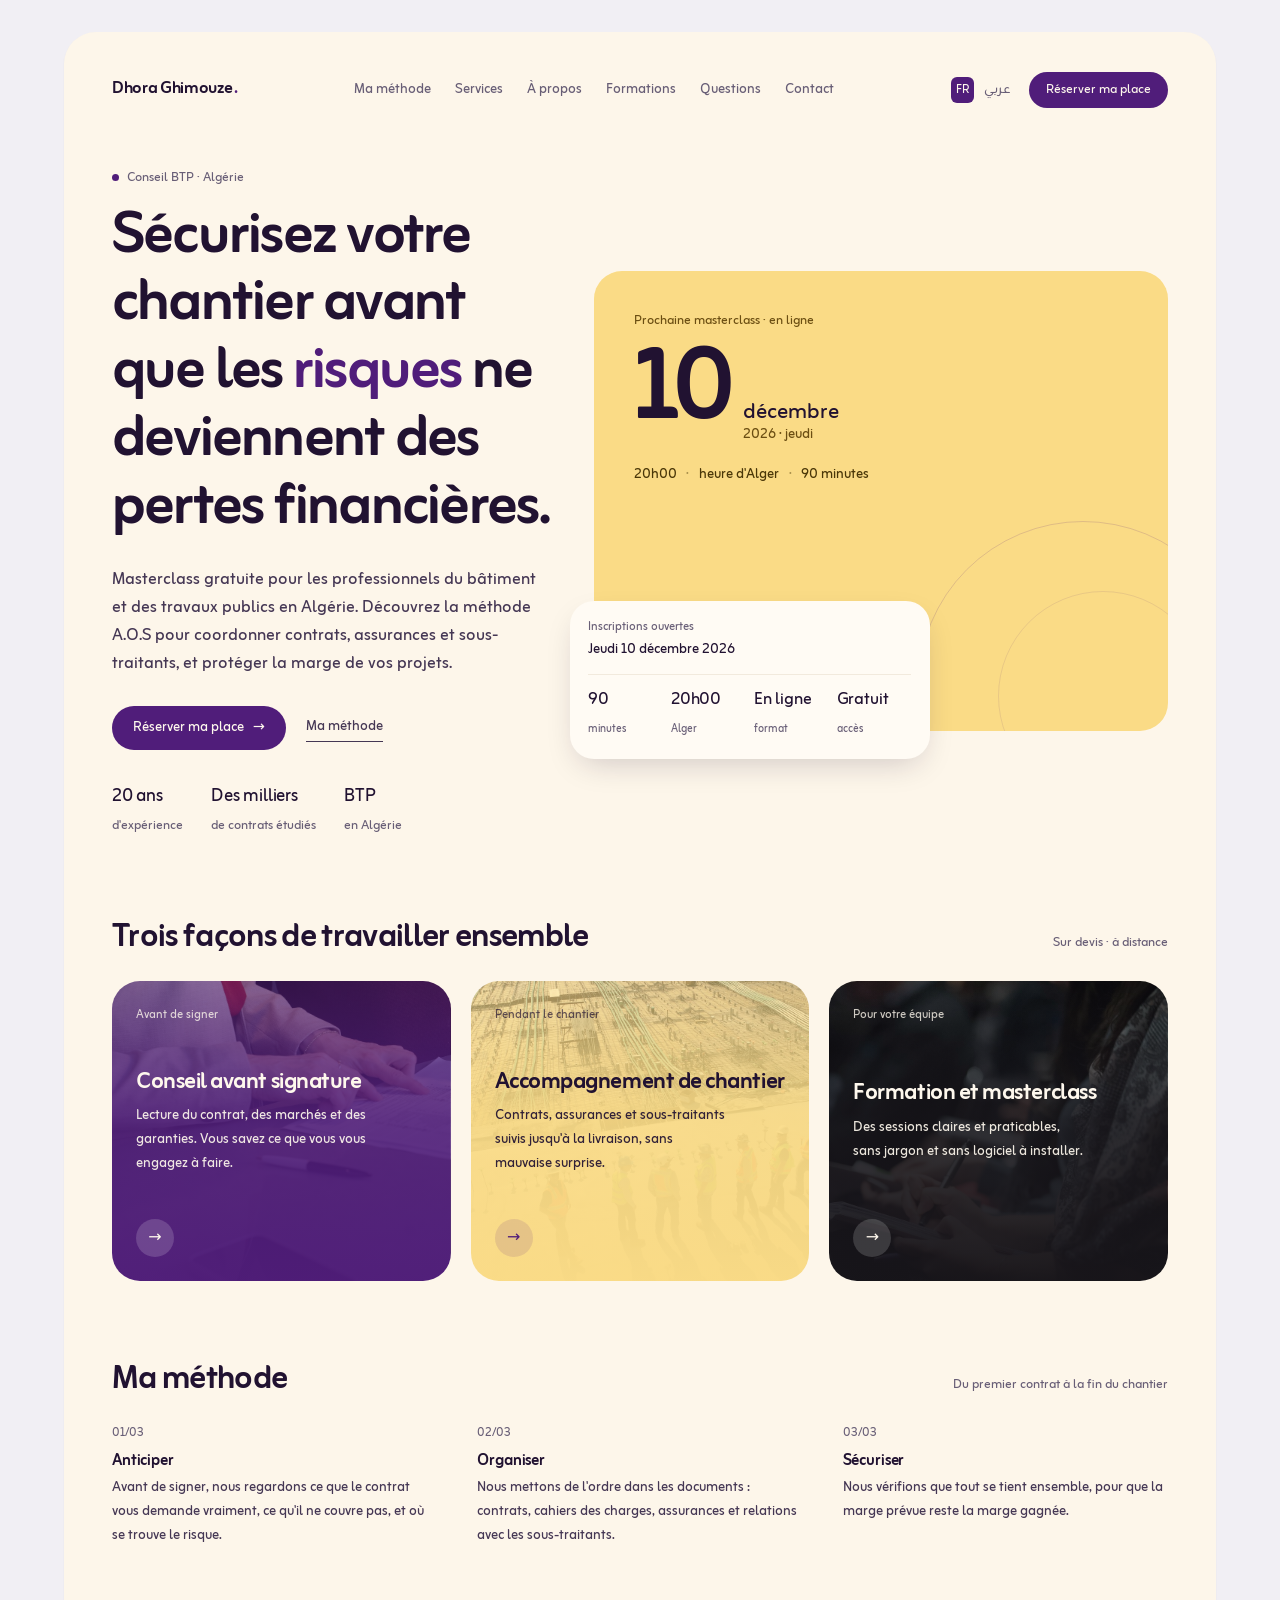
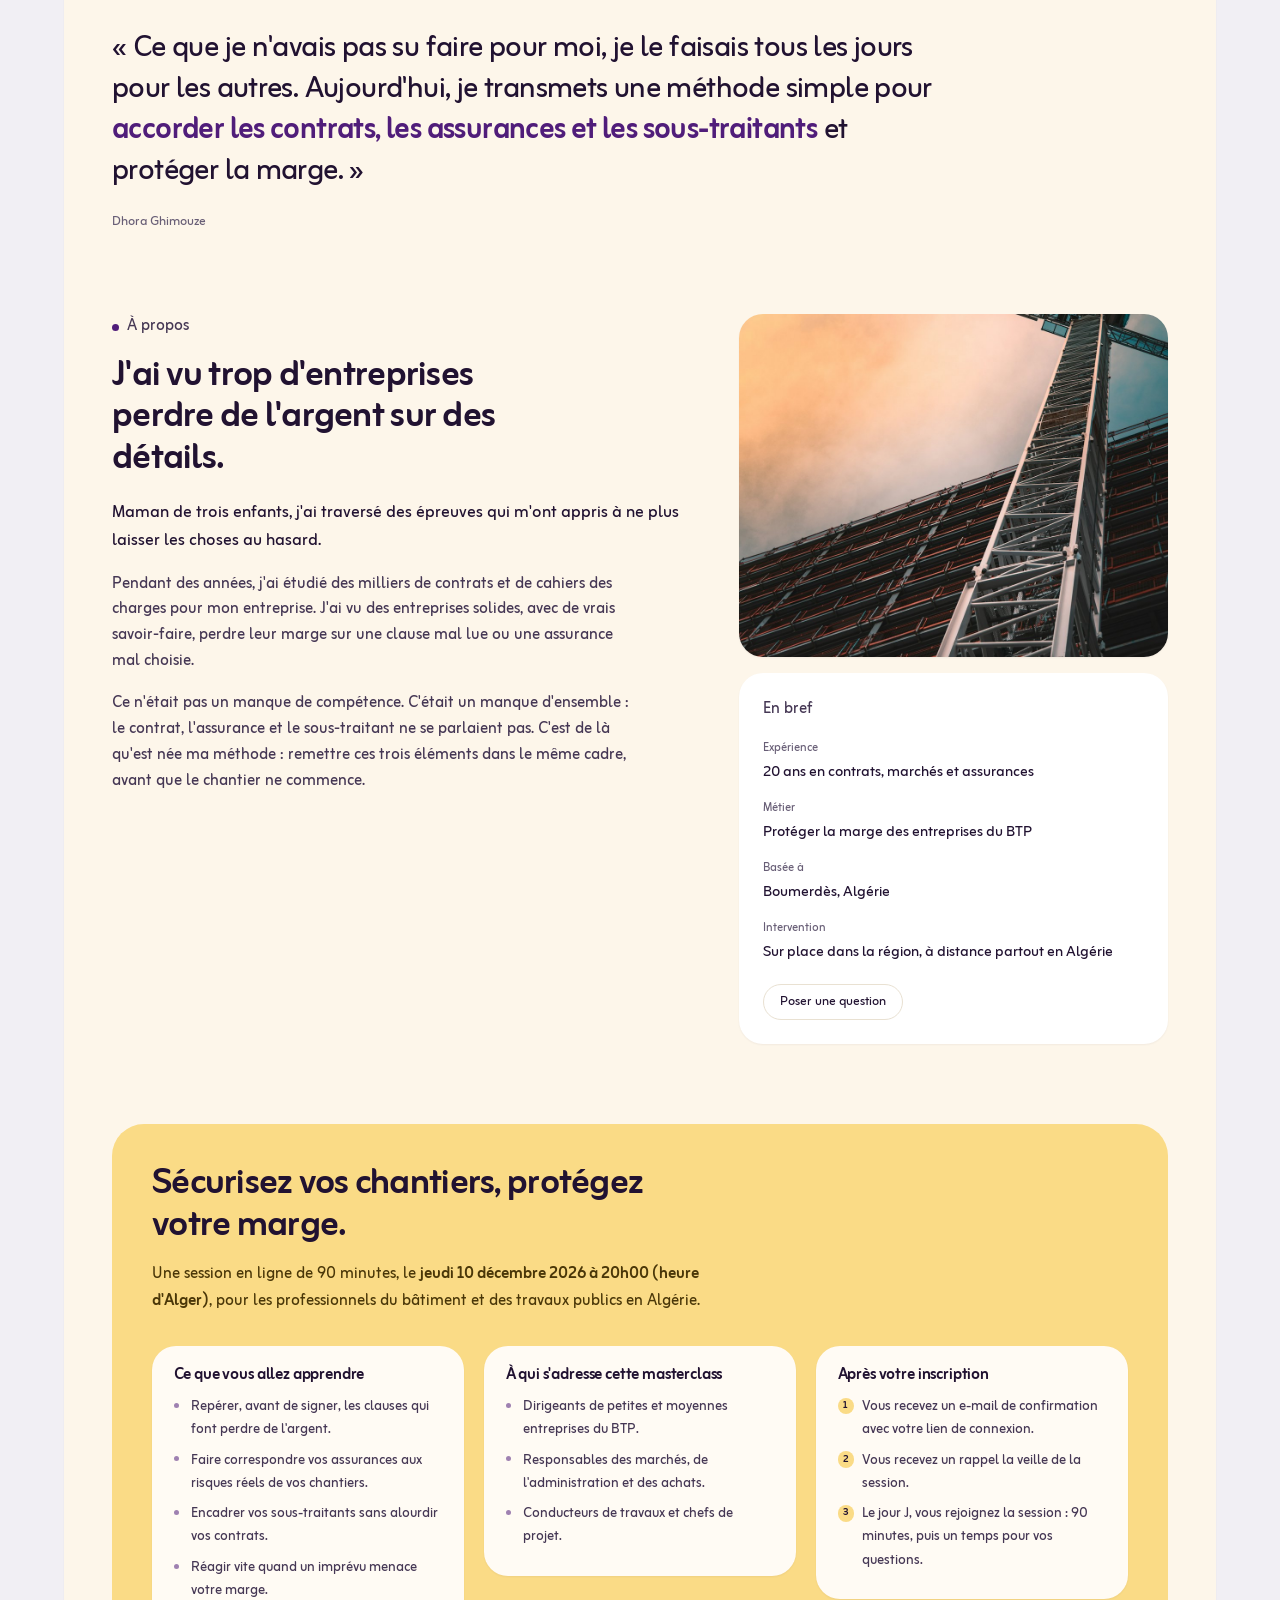
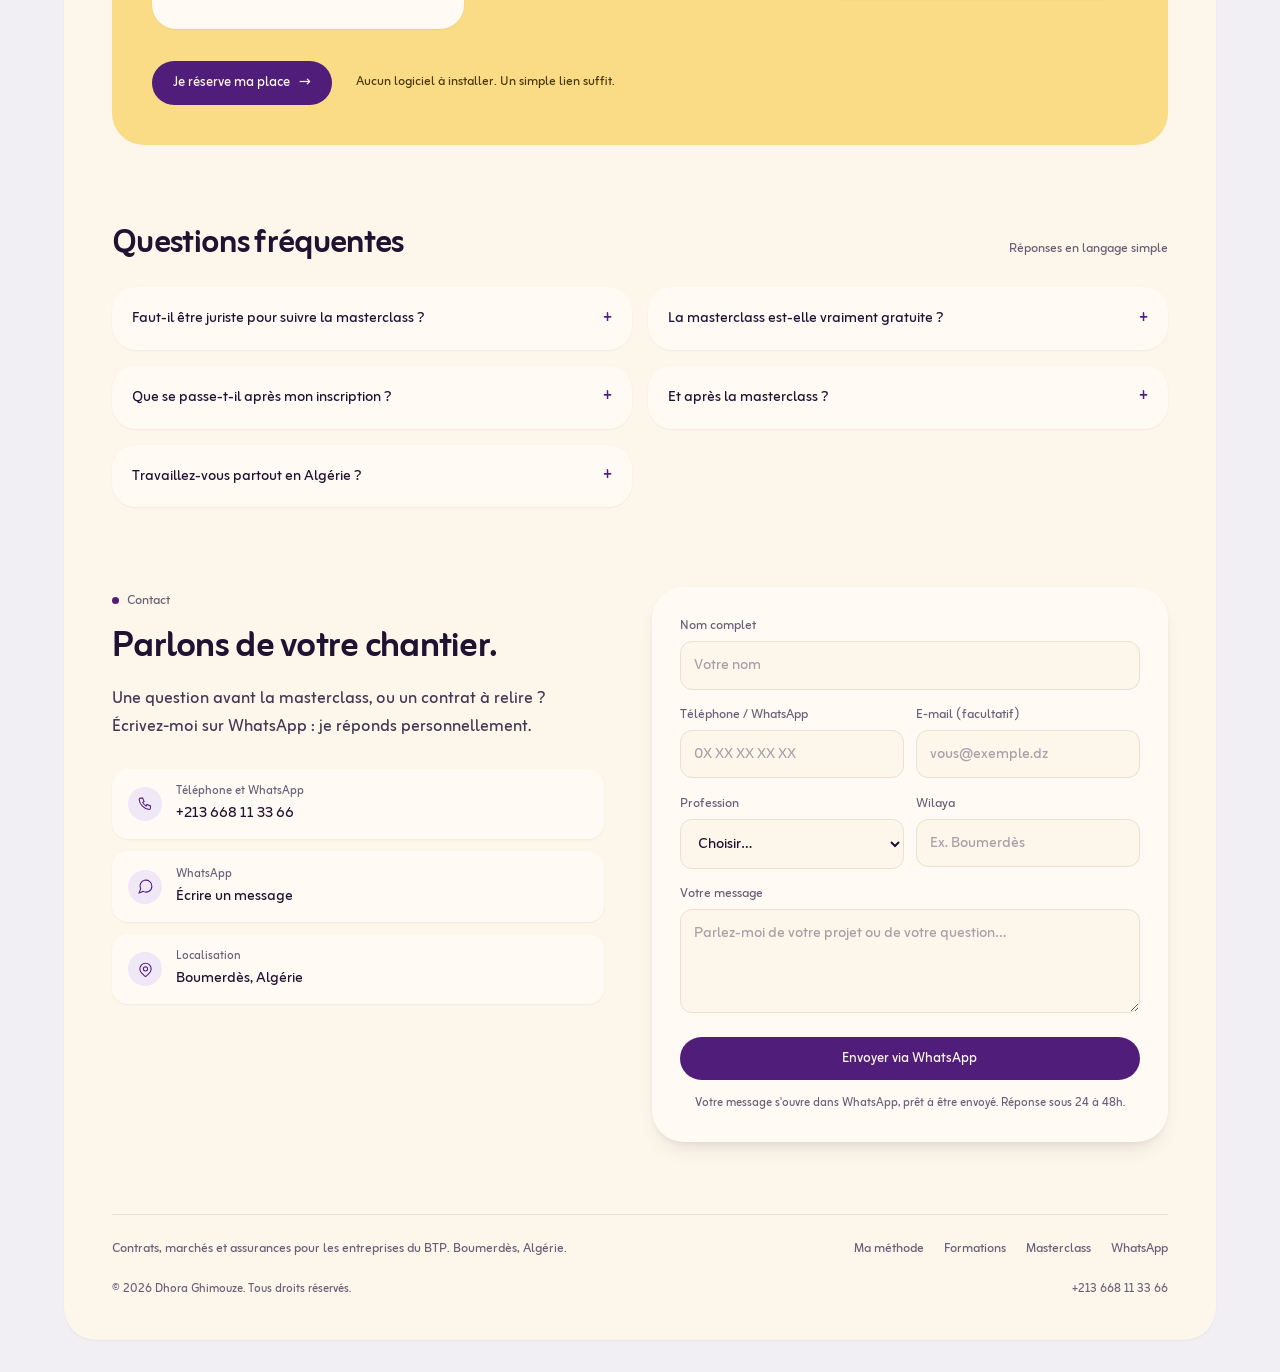
<file: index.html>
<!DOCTYPE html>
<html lang="fr">
<head>
  <meta charset="UTF-8">
  <meta name="viewport" content="width=device-width, initial-scale=1.0">
  <title>Dhora Ghimouze — Sécurisez votre chantier avant les pertes | BTP Algérie</title>
  <meta name="description" content="Sécurisez votre chantier avant que les risques ne deviennent des pertes financières. Masterclass gratuite le 10 décembre 2026 : méthode A.O.S.">
  <meta name="author" content="Dhora Ghimouze">
  <meta name="robots" content="index, follow">

  <!-- Open Graph -->
  <meta property="og:type" content="website">
  <meta property="og:locale" content="fr_FR">
  <meta property="og:title" content="Dhora Ghimouze — Sécurisez votre chantier avant les pertes">
  <meta property="og:description" content="Masterclass gratuite pour les professionnels du bâtiment et des travaux publics en Algérie. Méthode A.O.S : coordonner contrats, assurances et sous-traitants.">
  <meta property="og:url" content="https://dhorra.pages.dev/">
  <meta property="og:site_name" content="Dhora Ghimouze">
  <link rel="canonical" href="https://dhorra.pages.dev/">

  <meta name="twitter:card" content="summary_large_image">
  <meta name="twitter:title" content="Dhora Ghimouze — Sécurisez votre chantier avant les pertes">
  <meta name="twitter:description" content="Masterclass gratuite pour les professionnels du BTP en Algérie. Méthode A.O.S : coordonner contrats, assurances et sous-traitants, et protéger la marge.">

  <link rel="alternate" hreflang="fr" href="https://dhorra.pages.dev/">
  <link rel="alternate" hreflang="ar" href="https://dhorra.pages.dev/ar">
  <link rel="alternate" hreflang="x-default" href="https://dhorra.pages.dev/">

  <link rel="preconnect" href="https://fonts.googleapis.com">
  <link rel="preconnect" href="https://fonts.gstatic.com" crossorigin>
  <link href="https://fonts.googleapis.com/css2?family=Zain:wght@200;300;400;500;600;700&display=swap" rel="stylesheet">
  <link rel="stylesheet" href="css/style.css">
  <link rel="icon" type="image/svg+xml" href="data:image/svg+xml,%3Csvg xmlns='http://www.w3.org/2000/svg' viewBox='0 0 100 100'%3E%3Crect width='100' height='100' rx='24' fill='%23501D7A'/%3E%3Ctext x='50' y='52' text-anchor='middle' dominant-baseline='central' font-family='Zain,sans-serif' font-size='52' font-weight='600' fill='%23FADB86'%3ED%3C/text%3E%3C/svg%3E">

  <script type="application/ld+json">
  {
    "@context": "https://schema.org",
    "@type": "ProfessionalService",
    "name": "Dhora Ghimouze",
    "description": "Sécurisez votre chantier avant que les risques ne deviennent des pertes financières : contrats, marchés, assurances et sous-traitants pour les entreprises du bâtiment et des travaux publics en Algérie.",
    "url": "https://dhorra.pages.dev/",
    "telephone": "+213668113366",
    "address": { "@type": "PostalAddress", "addressLocality": "Boumerdès", "addressCountry": "DZ" },
    "areaServed": "DZ",
    "founder": {
      "@type": "Person",
      "name": "Dhora Ghimouze",
      "jobTitle": "Spécialiste des contrats, des marchés et des assurances"
    }
  }
  </script>
</head>
<body>

  <a href="#main" class="sr-only">Aller au contenu principal</a>

  <div class="page">

    <!-- ================= TOP BAR ================= -->
    <header class="topbar">
      <a href="#top" class="brand" aria-label="Dhora Ghimouze — accueil">Dhora Ghimouze<span class="brand-dot">.</span></a>

      <nav class="nav" aria-label="Navigation principale">
        <a href="#methode">Ma méthode</a>
        <a href="#services">Services</a>
        <a href="#apropos">À propos</a>
        <a href="formations.html">Formations</a>
        <a href="#faq">Questions</a>
        <a href="#contact">Contact</a>
      </nav>

      <div class="topbar-actions">
        <div class="lang-switch" role="group" aria-label="Langue / اللغة">
          <span class="lang active" aria-current="true">FR</span>
          <a href="ar.html" class="lang" lang="ar" hreflang="ar">عربي</a>
        </div>
        <a href="#masterclass" class="btn btn-primary btn-sm">Réserver ma place</a>
        <button class="menu-toggle" id="menu-open" aria-label="Ouvrir le menu" aria-expanded="false" aria-controls="mobile-menu">
          <svg width="22" height="22" fill="none" stroke="currentColor" stroke-width="1.6" viewBox="0 0 24 24"><path stroke-linecap="round" d="M4 7h16M4 12h16M4 17h16"/></svg>
        </button>
      </div>
    </header>

    <main id="main">
      <span id="top"></span>

      <!-- ================= HERO ================= -->
      <section class="hero">
        <div class="hero-copy">
          <p class="eyebrow">Conseil BTP · Algérie</p>
          <h1>Sécurisez votre chantier avant que les <em>risques</em> ne deviennent des pertes financières.</h1>
          <p class="hero-lead">Masterclass gratuite pour les professionnels du bâtiment et des travaux publics en Algérie. Découvrez la méthode A.O.S pour coordonner contrats, assurances et sous-traitants, et protéger la marge de vos projets.</p>
          <div class="hero-actions">
            <a href="#masterclass" class="btn btn-primary">Réserver ma place <span class="arrow" aria-hidden="true">→</span></a>
            <a href="#methode" class="link-underline">Ma méthode</a>
          </div>
          <div class="hero-meta">
            <div class="hero-stat"><strong>20 ans</strong><span>d'expérience</span></div>
            <div class="hero-stat"><strong>Des milliers</strong><span>de contrats étudiés</span></div>
            <div class="hero-stat"><strong>BTP</strong><span>en Algérie</span></div>
          </div>
        </div>

        <div class="hero-visual">
          <div class="visual-panel">
            <p class="visual-kicker">Prochaine masterclass · en ligne</p>
            <p class="visual-date">
              <span class="d">10</span>
              <span class="m">décembre<small>2026 · jeudi</small></span>
            </p>
            <p class="visual-foot"><span>20h00</span><span class="sep">·</span><span>heure d'Alger</span><span class="sep">·</span><span>90 minutes</span></p>
          </div>

          <aside class="hero-float" aria-label="Informations de la masterclass">
            <div class="hf-head">
              <span>Inscriptions ouvertes</span>
              <strong>Jeudi 10 décembre 2026</strong>
            </div>
            <div class="hf-stats">
              <div><b>90</b><span>minutes</span></div>
              <div><b>20h00</b><span>Alger</span></div>
              <div><b>En ligne</b><span>format</span></div>
              <div><b>Gratuit</b><span>accès</span></div>
            </div>
          </aside>
        </div>
      </section>

      <!-- ================= SERVICES ================= -->
      <section class="sec" id="services">
        <div class="sec-head">
          <h2>Trois façons de travailler ensemble</h2>
          <span class="sec-meta">Sur devis · à distance</span>
        </div>

        <div class="cards-scroll">
          <a class="color-card card-primary" href="#contact">
            <span class="cc-label">Avant de signer</span>
            <span>
              <span class="cc-title">Conseil avant signature</span>
              <span class="cc-text">Lecture du contrat, des marchés et des garanties. Vous savez ce que vous vous engagez à faire.</span>
            </span>
            <span class="card-arrow" aria-hidden="true">→</span>
          </a>

          <a class="color-card card-sun" href="#contact">
            <span class="cc-label">Pendant le chantier</span>
            <span>
              <span class="cc-title">Accompagnement de chantier</span>
              <span class="cc-text">Contrats, assurances et sous-traitants suivis jusqu'à la livraison, sans mauvaise surprise.</span>
            </span>
            <span class="card-arrow" aria-hidden="true">→</span>
          </a>

          <a class="color-card card-ink" href="formations.html">
            <span class="cc-label">Pour votre équipe</span>
            <span>
              <span class="cc-title">Formation et masterclass</span>
              <span class="cc-text">Des sessions claires et praticables, sans jargon et sans logiciel à installer.</span>
            </span>
            <span class="card-arrow" aria-hidden="true">→</span>
          </a>
        </div>
      </section>

      <!-- ================= METHOD ================= -->
      <section class="sec" id="methode">
        <div class="sec-head">
          <h2>Ma méthode</h2>
          <span class="sec-meta">Du premier contrat à la fin du chantier</span>
        </div>

        <div class="steps">
          <div class="step">
            <span class="num">01/03</span>
            <h3>Anticiper</h3>
            <p>Avant de signer, nous regardons ce que le contrat vous demande vraiment, ce qu'il ne couvre pas, et où se trouve le risque.</p>
          </div>
          <div class="step">
            <span class="num">02/03</span>
            <h3>Organiser</h3>
            <p>Nous mettons de l'ordre dans les documents : contrats, cahiers des charges, assurances et relations avec les sous-traitants.</p>
          </div>
          <div class="step">
            <span class="num">03/03</span>
            <h3>Sécuriser</h3>
            <p>Nous vérifions que tout se tient ensemble, pour que la marge prévue reste la marge gagnée.</p>
          </div>
        </div>
      </section>

      <!-- ================= STATEMENT ================= -->
      <section class="sec">
        <blockquote class="statement">
          « Ce que je n'avais pas su faire pour moi, je le faisais tous les jours pour les autres. Aujourd'hui, je transmets une méthode simple pour <em>accorder les contrats, les assurances et les sous-traitants</em> et protéger la marge. »
        </blockquote>
        <p class="statement-attr">Dhora Ghimouze</p>
      </section>

      <!-- ================= ABOUT ================= -->
      <section class="sec" id="apropos">
        <div class="about-grid">
          <div>
            <p class="eyebrow">À propos</p>
            <h2>J'ai vu trop d'entreprises perdre de l'argent sur des détails.</h2>
            <p class="lead-in">Maman de trois enfants, j'ai traversé des épreuves qui m'ont appris à ne plus laisser les choses au hasard.</p>
            <p>Pendant des années, j'ai étudié des milliers de contrats et de cahiers des charges pour mon entreprise. J'ai vu des entreprises solides, avec de vrais savoir-faire, perdre leur marge sur une clause mal lue ou une assurance mal choisie.</p>
            <p>Ce n'était pas un manque de compétence. C'était un manque d'ensemble : le contrat, l'assurance et le sous-traitant ne se parlaient pas. C'est de là qu'est née ma méthode : remettre ces trois éléments dans le même cadre, avant que le chantier ne commence.</p>
          </div>

          <div class="about-side">
            <figure class="about-photo">
              <img src="assets/photos/apropos-grues.jpg" alt="Grue et structure métallique d'un bâtiment en construction" width="1000" height="800" loading="lazy">
            </figure>
            <aside class="panel">
              <p class="panel-title">En bref</p>
              <ul class="facts">
                <li><span>Expérience</span><strong>20 ans en contrats, marchés et assurances</strong></li>
                <li><span>Métier</span><strong>Protéger la marge des entreprises du BTP</strong></li>
                <li><span>Basée à</span><strong>Boumerdès, Algérie</strong></li>
                <li><span>Intervention</span><strong>Sur place dans la région, à distance partout en Algérie</strong></li>
              </ul>
              <a href="#contact" class="btn btn-outline btn-sm" style="margin-top:1.25rem">Poser une question</a>
            </aside>
          </div>
        </div>
      </section>

      <!-- ================= MASTERCLASS ================= -->
      <section class="sec" id="masterclass">
        <div class="sun-panel">
          <h2>Sécurisez vos chantiers, protégez votre marge.</h2>
          <p class="sun-lead">Une session en ligne de 90 minutes, le <strong>jeudi 10 décembre 2026 à 20h00 (heure d'Alger)</strong>, pour les professionnels du bâtiment et des travaux publics en Algérie.</p>

          <div class="bubbles">
            <div class="bubble">
              <h3>Ce que vous allez apprendre</h3>
              <ul>
                <li>Repérer, avant de signer, les clauses qui font perdre de l'argent.</li>
                <li>Faire correspondre vos assurances aux risques réels de vos chantiers.</li>
                <li>Encadrer vos sous-traitants sans alourdir vos contrats.</li>
                <li>Réagir vite quand un imprévu menace votre marge.</li>
              </ul>
            </div>

            <div class="bubble">
              <h3>À qui s'adresse cette masterclass</h3>
              <ul>
                <li>Dirigeants de petites et moyennes entreprises du BTP.</li>
                <li>Responsables des marchés, de l'administration et des achats.</li>
                <li>Conducteurs de travaux et chefs de projet.</li>
              </ul>
            </div>

            <div class="bubble">
              <h3>Après votre inscription</h3>
              <ol>
                <li>Vous recevez un e-mail de confirmation avec votre lien de connexion.</li>
                <li>Vous recevez un rappel la veille de la session.</li>
                <li>Le jour J, vous rejoignez la session : 90 minutes, puis un temps pour vos questions.</li>
              </ol>
            </div>
          </div>

          <div class="sun-foot">
            <a href="https://dhoraghimouze.systeme.io/inscription-11-2026" target="_blank" rel="noopener" class="btn btn-primary" id="mc-register">Je réserve ma place <span class="arrow" aria-hidden="true">→</span></a>
            <p>Aucun logiciel à installer. Un simple lien suffit.</p>
            <p id="mc-finished" hidden>La prochaine session sera annoncée ici. Écrivez-moi sur WhatsApp pour être prévenu.</p>
          </div>
        </div>
      </section>

      <!-- ================= FAQ ================= -->
      <section class="sec" id="faq">
        <div class="sec-head">
          <h2>Questions fréquentes</h2>
          <span class="sec-meta">Réponses en langage simple</span>
        </div>

        <div class="faq-grid">
          <div class="faq-item">
            <button class="faq-q" aria-expanded="false">Faut-il être juriste pour suivre la masterclass ?<span class="plus" aria-hidden="true">+</span></button>
            <div class="faq-a"><div class="faq-a-inner">Non. La session est faite pour les dirigeants et les responsables de chantier, pas pour des juristes. Tout est expliqué en langage simple, avec des exemples de votre quotidien.</div></div>
          </div>
          <div class="faq-item">
            <button class="faq-q" aria-expanded="false">La masterclass est-elle vraiment gratuite ?<span class="plus" aria-hidden="true">+</span></button>
            <div class="faq-a"><div class="faq-a-inner">Oui. Elle est gratuite et dure 90 minutes. La prochaine session a lieu le jeudi 10 décembre 2026 à 20h00, heure d'Alger.</div></div>
          </div>
          <div class="faq-item">
            <button class="faq-q" aria-expanded="false">Que se passe-t-il après mon inscription ?<span class="plus" aria-hidden="true">+</span></button>
            <div class="faq-a"><div class="faq-a-inner">Vous recevez tout de suite un e-mail de confirmation avec le lien de connexion. Je vous envoie un rappel la veille, puis le lien le jour de la session. Si vous n'avez rien reçu, écrivez-moi sur WhatsApp.</div></div>
          </div>
          <div class="faq-item">
            <button class="faq-q" aria-expanded="false">Et après la masterclass ?<span class="plus" aria-hidden="true">+</span></button>
            <div class="faq-a"><div class="faq-a-inner">Vous pouvez continuer seul avec la méthode. Si vous voulez aller plus loin, je propose un accompagnement personnalisé pour votre chantier, sur devis, sans engagement.</div></div>
          </div>
          <div class="faq-item">
            <button class="faq-q" aria-expanded="false">Travaillez-vous partout en Algérie ?<span class="plus" aria-hidden="true">+</span></button>
            <div class="faq-a"><div class="faq-a-inner">Je suis basée à Boumerdès. Je travaille sur place dans la région et à distance partout en Algérie, par visioconférence ou par téléphone.</div></div>
          </div>
        </div>
      </section>

      <!-- ================= CONTACT ================= -->
      <section class="sec" id="contact">
        <div class="contact-grid">
          <div>
            <p class="eyebrow">Contact</p>
            <h2>Parlons de votre chantier.</h2>
            <p class="lead">Une question avant la masterclass, ou un contrat à relire ? Écrivez-moi sur WhatsApp : je réponds personnellement.</p>

            <ul class="contact-rows">
              <li>
                <span class="ico" aria-hidden="true"><svg width="17" height="17" fill="none" stroke="currentColor" stroke-width="1.5" viewBox="0 0 24 24"><path d="M3 5a2 2 0 012-2h3l2 5-2 1a11 11 0 005 5l1-2 5 2v3a2 2 0 01-2 2A16 16 0 013 5z"/></svg></span>
                <span><span class="k">Téléphone et WhatsApp</span><a class="v" href="tel:+213668113366">+213 668 11 33 66</a></span>
              </li>
              <li>
                <span class="ico" aria-hidden="true"><svg width="17" height="17" fill="none" stroke="currentColor" stroke-width="1.5" viewBox="0 0 24 24"><path d="M21 11.5a8.4 8.4 0 01-12.3 7.4L3 21l2.2-5.6A8.4 8.4 0 1121 11.5z"/></svg></span>
                <span><span class="k">WhatsApp</span><a class="v" href="https://wa.me/213668113366" target="_blank" rel="noopener">Écrire un message</a></span>
              </li>
              <li>
                <span class="ico" aria-hidden="true"><svg width="17" height="17" fill="none" stroke="currentColor" stroke-width="1.5" viewBox="0 0 24 24"><path d="M17.7 16.7L13.4 21a2 2 0 01-2.8 0l-4.3-4.3a8 8 0 1111.4 0z"/><circle cx="12" cy="11" r="3"/></svg></span>
                <span><span class="k">Localisation</span><span class="v">Boumerdès, Algérie</span></span>
              </li>
            </ul>
          </div>

          <div class="form-card">
            <form id="contact-form" novalidate>
              <div class="field">
                <label for="cf-name">Nom complet</label>
                <input id="cf-name" name="name" type="text" required autocomplete="name" placeholder="Votre nom">
              </div>

              <div class="field-row">
                <div class="field">
                  <label for="cf-phone">Téléphone / WhatsApp</label>
                  <input id="cf-phone" name="phone" type="tel" required autocomplete="tel" placeholder="0X XX XX XX XX">
                </div>
                <div class="field">
                  <label for="cf-email">E-mail (facultatif)</label>
                  <input id="cf-email" name="email" type="email" autocomplete="email" placeholder="vous@exemple.dz">
                </div>
              </div>

              <div class="field-row">
                <div class="field">
                  <label for="cf-job">Profession</label>
                  <select id="cf-job" name="job">
                    <option value="">Choisir…</option>
                    <option>Dirigeant d'entreprise BTP</option>
                    <option>Responsable marchés / administration</option>
                    <option>Conducteur de travaux / chef de projet</option>
                    <option>Architecte / bureau d'études</option>
                    <option>Autre</option>
                  </select>
                </div>
                <div class="field">
                  <label for="cf-wilaya">Wilaya</label>
                  <input id="cf-wilaya" name="wilaya" type="text" placeholder="Ex. Boumerdès">
                </div>
              </div>

              <div class="field">
                <label for="cf-msg">Votre message</label>
                <textarea id="cf-msg" name="message" required placeholder="Parlez-moi de votre projet ou de votre question…"></textarea>
              </div>

              <button type="submit" class="btn btn-primary btn-block">Envoyer via WhatsApp</button>
              <p class="form-success" id="form-success">Merci ! WhatsApp s'ouvre avec votre message déjà rédigé — il ne reste qu'à l'envoyer.</p>
              <p class="form-note">Votre message s'ouvre dans WhatsApp, prêt à être envoyé. Réponse sous 24 à 48h.</p>
            </form>
          </div>
        </div>
      </section>
    </main>

    <!-- ================= FOOTER ================= -->
    <footer class="footer">
      <div class="footer-top">
        <p class="footer-note">Contrats, marchés et assurances pour les entreprises du BTP. Boumerdès, Algérie.</p>
        <div class="footer-links">
          <a href="#methode">Ma méthode</a>
          <a href="formations.html">Formations</a>
          <a href="#masterclass">Masterclass</a>
          <a href="https://wa.me/213668113366" target="_blank" rel="noopener">WhatsApp</a>
        </div>
      </div>
      <div class="footer-bottom">
        <span>© 2026 Dhora Ghimouze. Tous droits réservés.</span>
        <span>+213 668 11 33 66</span>
      </div>
    </footer>

  </div>

  <!-- ================= MOBILE MENU ================= -->
  <div class="mobile-menu" id="mobile-menu" aria-hidden="true">
    <div class="mobile-menu-inner">
      <div class="mobile-head">
        <span class="brand">Dhora Ghimouze<span class="brand-dot">.</span></span>
        <button class="mobile-close" id="menu-close" aria-label="Fermer le menu">
          <svg width="22" height="22" fill="none" stroke="currentColor" stroke-width="1.6" viewBox="0 0 24 24"><path stroke-linecap="round" d="M6 6l12 12M18 6L6 18"/></svg>
        </button>
      </div>
      <nav aria-label="Navigation mobile">
        <a href="#methode">Ma méthode <span aria-hidden="true">→</span></a>
        <a href="#services">Services <span aria-hidden="true">→</span></a>
        <a href="#apropos">À propos <span aria-hidden="true">→</span></a>
        <a href="formations.html">Formations <span aria-hidden="true">→</span></a>
        <a href="#faq">Questions <span aria-hidden="true">→</span></a>
        <a href="#contact">Contact <span aria-hidden="true">→</span></a>
      </nav>
      <div class="mobile-foot">
        <a href="#masterclass" class="btn btn-primary btn-block">Réserver ma place</a>
        <div class="lang-switch" style="margin-top:1.25rem" role="group" aria-label="Langue / اللغة">
          <span class="lang active" aria-current="true">FR</span>
          <a href="ar.html" class="lang" lang="ar" hreflang="ar">عربي</a>
        </div>
      </div>
    </div>
  </div>

  <script>
    // Mobile menu
    const menu = document.getElementById('mobile-menu');
    const openBtn = document.getElementById('menu-open');
    const closeBtn = document.getElementById('menu-close');
    function openMenu() { menu.classList.add('open'); menu.setAttribute('aria-hidden', 'false'); openBtn.setAttribute('aria-expanded', 'true'); document.body.style.overflow = 'hidden'; }
    function closeMenu() { menu.classList.remove('open'); menu.setAttribute('aria-hidden', 'true'); openBtn.setAttribute('aria-expanded', 'false'); document.body.style.overflow = ''; }
    openBtn.addEventListener('click', openMenu);
    closeBtn.addEventListener('click', closeMenu);
    menu.querySelectorAll('a').forEach(a => a.addEventListener('click', closeMenu));
    document.addEventListener('keydown', e => { if (e.key === 'Escape') closeMenu(); });

    // Masterclass date: 10 December 2026, 20:00 Algeria (UTC+1)
    const target = new Date('2026-12-10T20:00:00+01:00').getTime();
    const finished = document.getElementById('mc-finished');
    const register = document.getElementById('mc-register');
    if (finished && register && Date.now() > target) {
      finished.hidden = false;
      register.style.display = 'none';
    }

    // FAQ accordion
    document.querySelectorAll('.faq-q').forEach(btn => {
      btn.addEventListener('click', () => {
        const item = btn.closest('.faq-item');
        const answer = item.querySelector('.faq-a');
        const isOpen = item.classList.contains('open');
        document.querySelectorAll('.faq-item').forEach(i => {
          i.classList.remove('open');
          i.querySelector('.faq-q').setAttribute('aria-expanded', 'false');
          i.querySelector('.faq-a').style.maxHeight = null;
        });
        if (!isOpen) {
          item.classList.add('open');
          btn.setAttribute('aria-expanded', 'true');
          answer.style.maxHeight = answer.scrollHeight + 'px';
        }
      });
    });

    // Contact form — opens WhatsApp with a ready-to-send message
    const form = document.getElementById('contact-form');
    const WHATSAPP = '213668113366';
    form.addEventListener('submit', e => {
      e.preventDefault();
      const name = document.getElementById('cf-name').value.trim();
      const phone = document.getElementById('cf-phone').value.trim();
      const email = document.getElementById('cf-email').value.trim();
      const job = document.getElementById('cf-job').value;
      const wilaya = document.getElementById('cf-wilaya').value.trim();
      const msg = document.getElementById('cf-msg').value.trim();

      if (!name || !phone || !msg) {
        form.reportValidity();
        return;
      }

      const lines = [
        'Bonjour Dhora,',
        '',
        msg,
        '',
        '— ' + name,
        'Téléphone : ' + phone
      ];
      if (email) lines.push('E-mail : ' + email);
      if (job) lines.push('Profession : ' + job);
      if (wilaya) lines.push('Wilaya : ' + wilaya);

      window.open('https://wa.me/' + WHATSAPP + '?text=' + encodeURIComponent(lines.join('\n')), '_blank', 'noopener');
      document.getElementById('form-success').classList.add('show');
    });

    // Reveal on scroll
    const io = new IntersectionObserver((entries) => {
      entries.forEach(en => { if (en.isIntersecting) { en.target.classList.add('in'); io.unobserve(en.target); } });
    }, { threshold: 0.12 });
    document.querySelectorAll('.reveal').forEach(el => io.observe(el));
  </script>
</body>
</html>
</file>
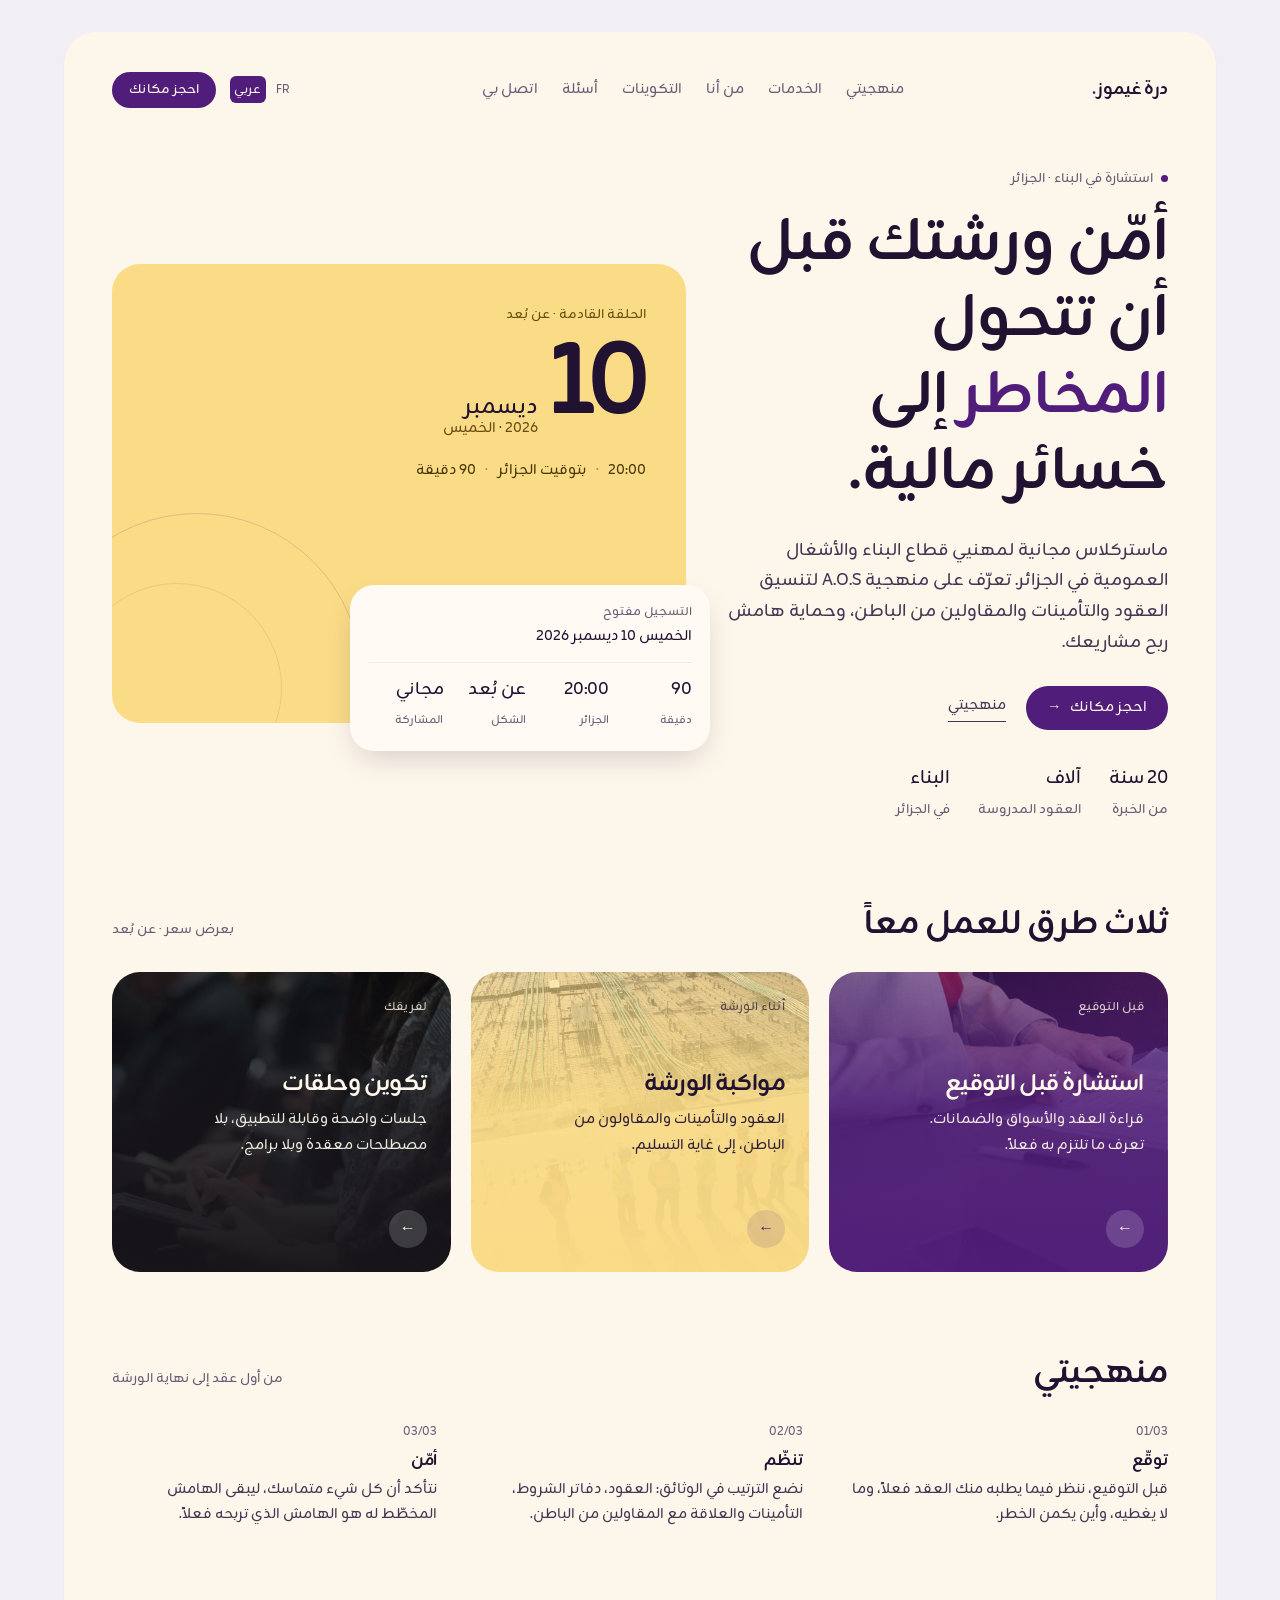
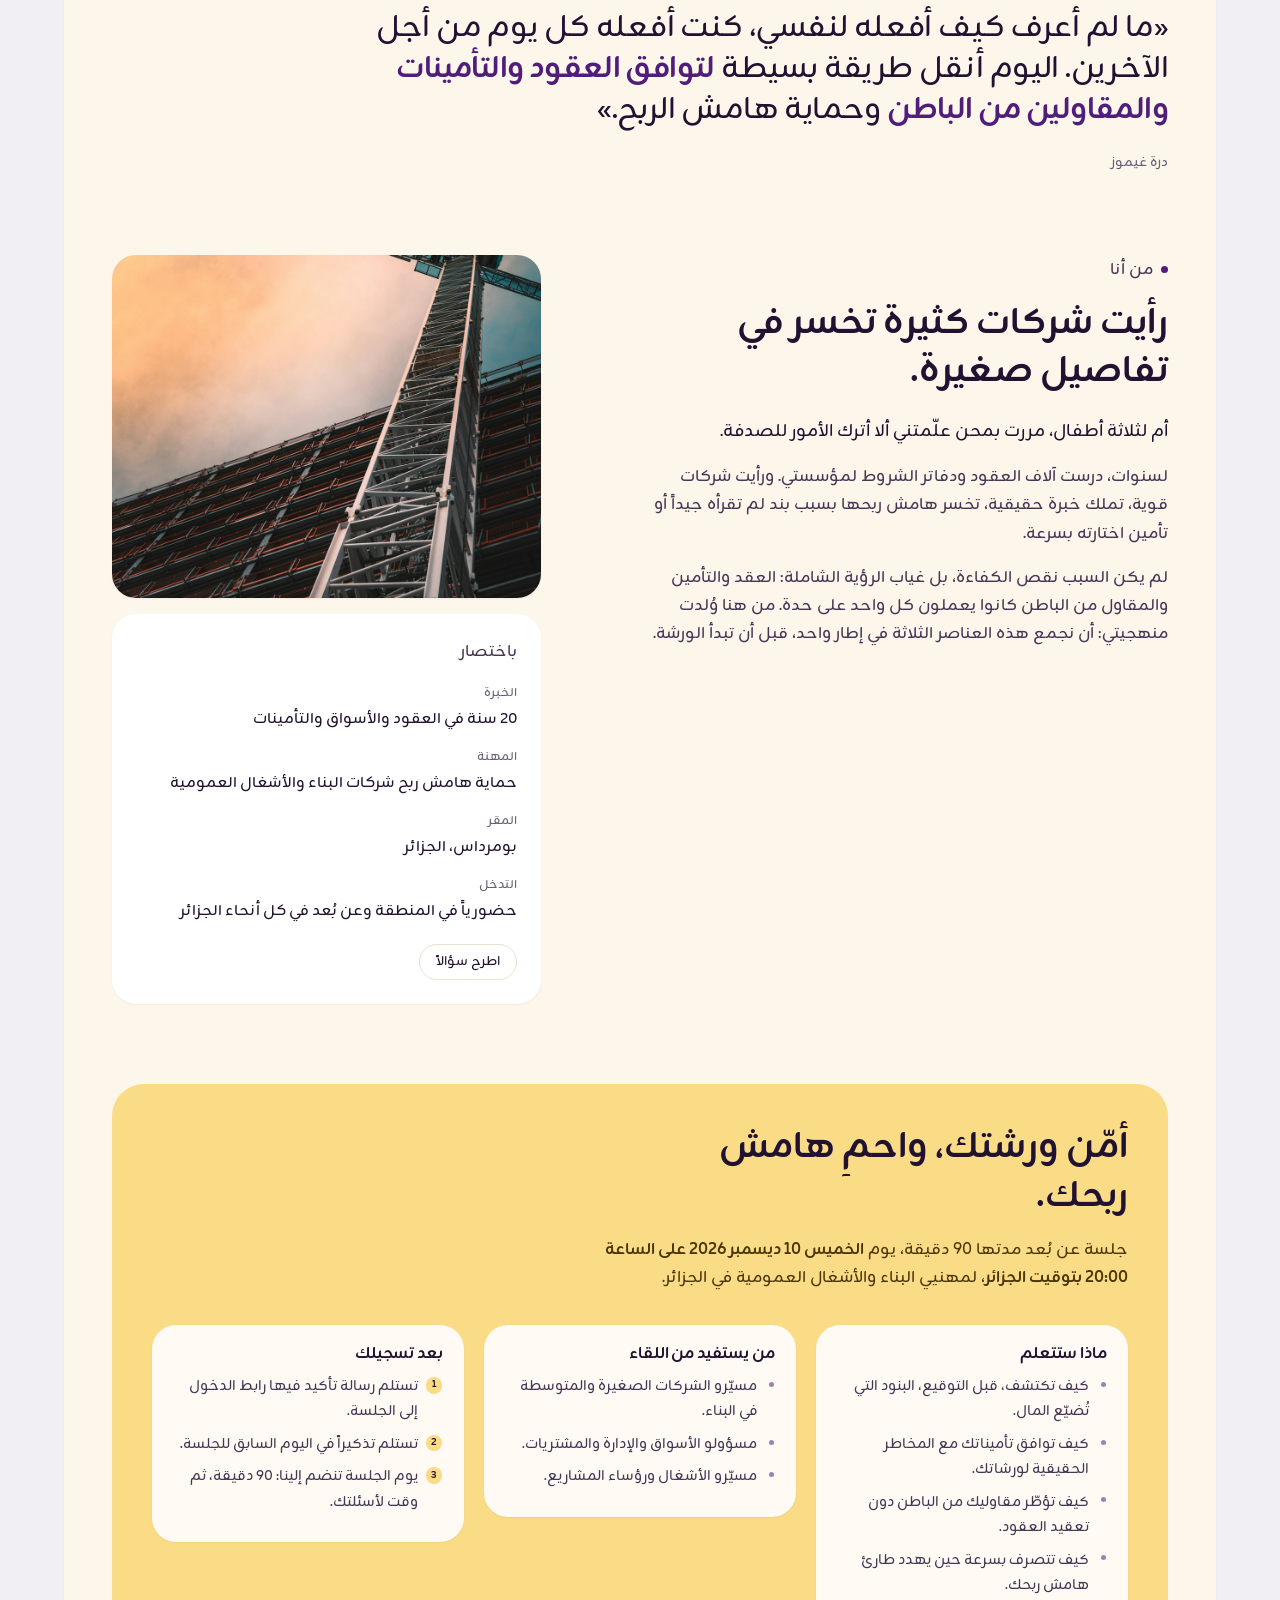
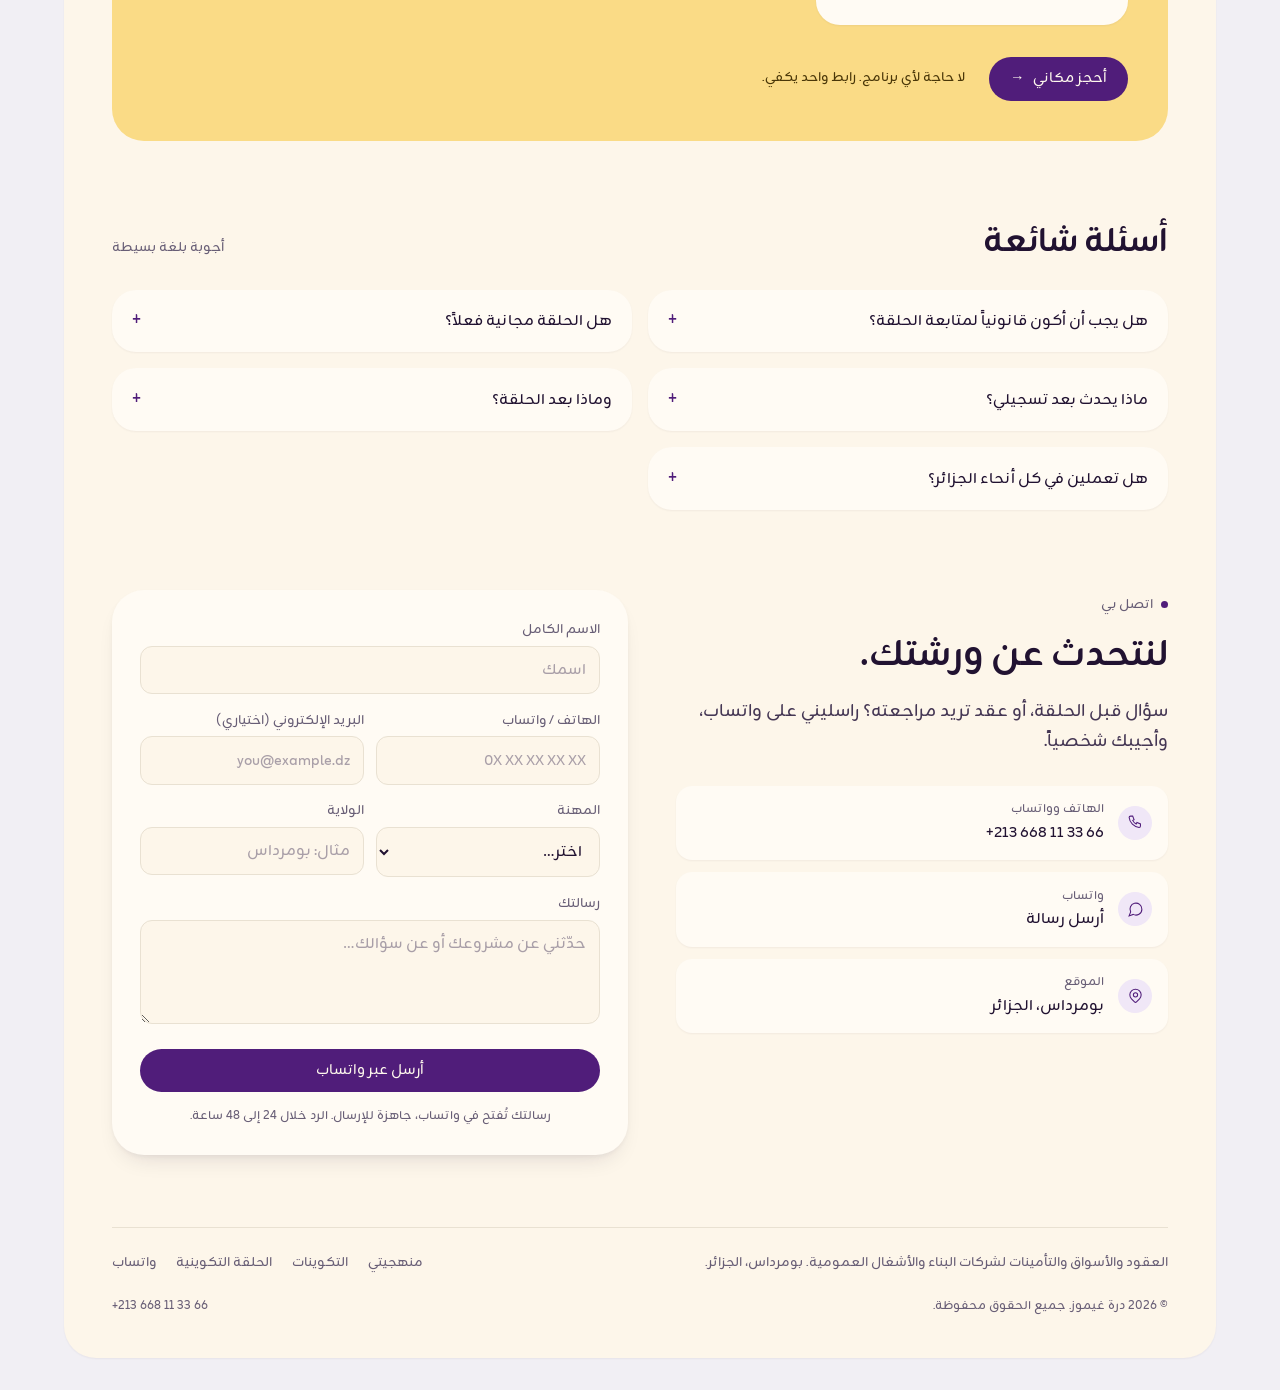
<file: ar.html>
<!DOCTYPE html>
<html lang="ar" dir="rtl">
<head>
  <meta charset="UTF-8">
  <meta name="viewport" content="width=device-width, initial-scale=1.0">
  <title>درة غيموز — أمّن ورشتك قبل الخسائر المالية | البناء والأشغال العمومية في الجزائر</title>
  <meta name="description" content="أمّن ورشتك قبل أن تتحول المخاطر إلى خسائر مالية. ماستركلاس مجانية يوم 10 ديسمبر 2026: منهجية A.O.S.">
  <meta name="author" content="Dhora Ghimouze">
  <meta name="robots" content="index, follow">

  <meta property="og:type" content="website">
  <meta property="og:locale" content="ar_DZ">
  <meta property="og:title" content="درة غيموز — أمّن ورشتك قبل الخسائر المالية">
  <meta property="og:description" content="ماستركلاس مجانية لمهنيي قطاع البناء والأشغال العمومية في الجزائر. منهجية A.O.S: تنسيق العقود والتأمينات والمقاولين من الباطن.">
  <meta property="og:url" content="https://dhorra.pages.dev/ar">
  <meta property="og:site_name" content="Dhora Ghimouze">
  <link rel="canonical" href="https://dhorra.pages.dev/ar">

  <meta name="twitter:card" content="summary_large_image">
  <meta name="twitter:title" content="درة غيموز — أمّن ورشتك قبل الخسائر المالية">
  <meta name="twitter:description" content="ماستركلاس مجانية لمهنيي قطاع البناء والأشغال العمومية في الجزائر. منهجية A.O.S: تنسيق العقود والتأمينات والمقاولين من الباطن، وحماية هامش الربح.">

  <link rel="alternate" hreflang="fr" href="https://dhorra.pages.dev/">
  <link rel="alternate" hreflang="ar" href="https://dhorra.pages.dev/ar">
  <link rel="alternate" hreflang="x-default" href="https://dhorra.pages.dev/">

  <link rel="preconnect" href="https://fonts.googleapis.com">
  <link rel="preconnect" href="https://fonts.gstatic.com" crossorigin>
  <link href="https://fonts.googleapis.com/css2?family=Zain:wght@200;300;400;500;600;700&display=swap" rel="stylesheet">
  <link rel="stylesheet" href="css/style.css">
  <link rel="icon" type="image/svg+xml" href="data:image/svg+xml,%3Csvg xmlns='http://www.w3.org/2000/svg' viewBox='0 0 100 100'%3E%3Crect width='100' height='100' rx='24' fill='%23501D7A'/%3E%3Ctext x='50' y='52' text-anchor='middle' dominant-baseline='central' font-family='Zain,sans-serif' font-size='52' font-weight='600' fill='%23FADB86'%3E%D8%AF%3C/text%3E%3C/svg%3E">

  <script type="application/ld+json">
  {
    "@context": "https://schema.org",
    "@type": "ProfessionalService",
    "name": "Dhora Ghimouze",
    "description": "أمّن ورشتك قبل أن تتحول المخاطر إلى خسائر مالية: استشارة في العقود والأسواق والتأمينات والمقاولين من الباطن لشركات البناء والأشغال العمومية في الجزائر.",
    "url": "https://dhorra.pages.dev/ar",
    "telephone": "+213668113366",
    "address": { "@type": "PostalAddress", "addressLocality": "Boumerdes", "addressCountry": "DZ" },
    "areaServed": "DZ",
    "founder": {
      "@type": "Person",
      "name": "Dhora Ghimouze",
      "jobTitle": "مختصة في العقود والأسواق والتأمينات"
    }
  }
  </script>
</head>
<body>

  <a href="#main" class="sr-only">انتقل إلى المحتوى الرئيسي</a>

  <div class="page">

    <!-- ================= TOP BAR ================= -->
    <header class="topbar">
      <a href="#top" class="brand" aria-label="درة غيموز — الصفحة الرئيسية">درة غيموز<span class="brand-dot">.</span></a>

      <nav class="nav" aria-label="التنقل الرئيسي">
        <a href="#methode">منهجيتي</a>
        <a href="#services">الخدمات</a>
        <a href="#apropos">من أنا</a>
        <a href="formations-ar.html">التكوينات</a>
        <a href="#faq">أسئلة</a>
        <a href="#contact">اتصل بي</a>
      </nav>

      <div class="topbar-actions">
        <div class="lang-switch" role="group" aria-label="اللغة / Langue">
          <a href="index.html" class="lang" lang="fr" hreflang="fr">FR</a>
          <span class="lang active" aria-current="true">عربي</span>
        </div>
        <a href="#masterclass" class="btn btn-primary btn-sm">احجز مكانك</a>
        <button class="menu-toggle" id="menu-open" aria-label="فتح القائمة" aria-expanded="false" aria-controls="mobile-menu">
          <svg width="22" height="22" fill="none" stroke="currentColor" stroke-width="1.6" viewBox="0 0 24 24"><path stroke-linecap="round" d="M4 7h16M4 12h16M4 17h16"/></svg>
        </button>
      </div>
    </header>

    <main id="main">
      <span id="top"></span>

      <!-- ================= HERO ================= -->
      <section class="hero">
        <div class="hero-copy">
          <p class="eyebrow">استشارة في البناء · الجزائر</p>
          <h1>أمّن ورشتك قبل أن تتحول <em>المخاطر</em> إلى خسائر مالية.</h1>
          <p class="hero-lead">ماستركلاس مجانية لمهنيي قطاع البناء والأشغال العمومية في الجزائر. تعرّف على منهجية A.O.S لتنسيق العقود والتأمينات والمقاولين من الباطن، وحماية هامش ربح مشاريعك.</p>
          <div class="hero-actions">
            <a href="#masterclass" class="btn btn-primary">احجز مكانك <span class="arrow" aria-hidden="true">←</span></a>
            <a href="#methode" class="link-underline">منهجيتي</a>
          </div>
          <div class="hero-meta">
            <div class="hero-stat"><strong>20 سنة</strong><span>من الخبرة</span></div>
            <div class="hero-stat"><strong>آلاف</strong><span>العقود المدروسة</span></div>
            <div class="hero-stat"><strong>البناء</strong><span>في الجزائر</span></div>
          </div>
        </div>

        <div class="hero-visual">
          <div class="visual-panel">
            <p class="visual-kicker">الحلقة القادمة · عن بُعد</p>
            <p class="visual-date">
              <span class="d">10</span>
              <span class="m">ديسمبر<small>2026 · الخميس</small></span>
            </p>
            <p class="visual-foot"><span>20:00</span><span class="sep">·</span><span>بتوقيت الجزائر</span><span class="sep">·</span><span>90 دقيقة</span></p>
          </div>

          <aside class="hero-float" aria-label="معلومات الحلقة التكوينية">
            <div class="hf-head">
              <span>التسجيل مفتوح</span>
              <strong>الخميس 10 ديسمبر 2026</strong>
            </div>
            <div class="hf-stats">
              <div><b>90</b><span>دقيقة</span></div>
              <div><b>20:00</b><span>الجزائر</span></div>
              <div><b>عن بُعد</b><span>الشكل</span></div>
              <div><b>مجاني</b><span>المشاركة</span></div>
            </div>
          </aside>
        </div>
      </section>

      <!-- ================= SERVICES ================= -->
      <section class="sec" id="services">
        <div class="sec-head">
          <h2>ثلاث طرق للعمل معاً</h2>
          <span class="sec-meta">بعرض سعر · عن بُعد</span>
        </div>

        <div class="cards-scroll">
          <a class="color-card card-primary" href="#contact">
            <span class="cc-label">قبل التوقيع</span>
            <span>
              <span class="cc-title">استشارة قبل التوقيع</span>
              <span class="cc-text">قراءة العقد والأسواق والضمانات. تعرف ما تلتزم به فعلاً.</span>
            </span>
            <span class="card-arrow" aria-hidden="true">←</span>
          </a>

          <a class="color-card card-sun" href="#contact">
            <span class="cc-label">أثناء الورشة</span>
            <span>
              <span class="cc-title">مواكبة الورشة</span>
              <span class="cc-text">العقود والتأمينات والمقاولون من الباطن، إلى غاية التسليم.</span>
            </span>
            <span class="card-arrow" aria-hidden="true">←</span>
          </a>

          <a class="color-card card-ink" href="formations-ar.html">
            <span class="cc-label">لفريقك</span>
            <span>
              <span class="cc-title">تكوين وحلقات</span>
              <span class="cc-text">جلسات واضحة وقابلة للتطبيق، بلا مصطلحات معقدة وبلا برامج.</span>
            </span>
            <span class="card-arrow" aria-hidden="true">←</span>
          </a>
        </div>
      </section>

      <!-- ================= METHOD ================= -->
      <section class="sec" id="methode">
        <div class="sec-head">
          <h2>منهجيتي</h2>
          <span class="sec-meta">من أول عقد إلى نهاية الورشة</span>
        </div>

        <div class="steps">
          <div class="step">
            <span class="num">01/03</span>
            <h3>توقّع</h3>
            <p>قبل التوقيع، ننظر فيما يطلبه منك العقد فعلاً، وما لا يغطيه، وأين يكمن الخطر.</p>
          </div>
          <div class="step">
            <span class="num">02/03</span>
            <h3>تنظّم</h3>
            <p>نضع الترتيب في الوثائق: العقود، دفاتر الشروط، التأمينات والعلاقة مع المقاولين من الباطن.</p>
          </div>
          <div class="step">
            <span class="num">03/03</span>
            <h3>أمّن</h3>
            <p>نتأكد أن كل شيء متماسك، ليبقى الهامش المخطّط له هو الهامش الذي تربحه فعلاً.</p>
          </div>
        </div>
      </section>

      <!-- ================= STATEMENT ================= -->
      <section class="sec">
        <blockquote class="statement">
          «ما لم أعرف كيف أفعله لنفسي، كنت أفعله كل يوم من أجل الآخرين. اليوم أنقل طريقة بسيطة <em>لتوافق العقود والتأمينات والمقاولين من الباطن</em> وحماية هامش الربح.»
        </blockquote>
        <p class="statement-attr">درة غيموز</p>
      </section>

      <!-- ================= ABOUT ================= -->
      <section class="sec" id="apropos">
        <div class="about-grid">
          <div>
            <p class="eyebrow">من أنا</p>
            <h2>رأيت شركات كثيرة تخسر في تفاصيل صغيرة.</h2>
            <p class="lead-in">أم لثلاثة أطفال، مررت بمحن علّمتني ألا أترك الأمور للصدفة.</p>
            <p>لسنوات، درست آلاف العقود ودفاتر الشروط لمؤسستي. ورأيت شركات قوية، تملك خبرة حقيقية، تخسر هامش ربحها بسبب بند لم تقرأه جيداً أو تأمين اختارته بسرعة.</p>
            <p>لم يكن السبب نقص الكفاءة، بل غياب الرؤية الشاملة: العقد والتأمين والمقاول من الباطن كانوا يعملون كل واحد على حدة. من هنا وُلدت منهجيتي: أن نجمع هذه العناصر الثلاثة في إطار واحد، قبل أن تبدأ الورشة.</p>
          </div>

          <div class="about-side">
            <figure class="about-photo">
              <img src="assets/photos/apropos-grues.jpg" alt="رافعة وهيكل معدني لمبنى قيد الإنجاز" width="1000" height="800" loading="lazy">
            </figure>
            <aside class="panel">
              <p class="panel-title">باختصار</p>
              <ul class="facts">
                <li><span>الخبرة</span><strong>20 سنة في العقود والأسواق والتأمينات</strong></li>
                <li><span>المهنة</span><strong>حماية هامش ربح شركات البناء والأشغال العمومية</strong></li>
                <li><span>المقر</span><strong>بومرداس، الجزائر</strong></li>
                <li><span>التدخل</span><strong>حضورياً في المنطقة وعن بُعد في كل أنحاء الجزائر</strong></li>
              </ul>
              <a href="#contact" class="btn btn-outline btn-sm" style="margin-top:1.25rem">اطرح سؤالاً</a>
            </aside>
          </div>
        </div>
      </section>

      <!-- ================= MASTERCLASS ================= -->
      <section class="sec" id="masterclass">
        <div class="sun-panel">
          <h2>أمّن ورشتك، واحمِ هامش ربحك.</h2>
          <p class="sun-lead">جلسة عن بُعد مدتها 90 دقيقة، يوم <strong>الخميس 10 ديسمبر 2026 على الساعة 20:00 بتوقيت الجزائر</strong>، لمهنيي البناء والأشغال العمومية في الجزائر.</p>

          <div class="bubbles">
            <div class="bubble">
              <h3>ماذا ستتعلم</h3>
              <ul>
                <li>كيف تكتشف، قبل التوقيع، البنود التي تُضيّع المال.</li>
                <li>كيف توافق تأميناتك مع المخاطر الحقيقية لورشاتك.</li>
                <li>كيف تؤطّر مقاوليك من الباطن دون تعقيد العقود.</li>
                <li>كيف تتصرف بسرعة حين يهدد طارئ هامش ربحك.</li>
              </ul>
            </div>

            <div class="bubble">
              <h3>من يستفيد من اللقاء</h3>
              <ul>
                <li>مسيّرو الشركات الصغيرة والمتوسطة في البناء.</li>
                <li>مسؤولو الأسواق والإدارة والمشتريات.</li>
                <li>مسيّرو الأشغال ورؤساء المشاريع.</li>
              </ul>
            </div>

            <div class="bubble">
              <h3>بعد تسجيلك</h3>
              <ol>
                <li>تستلم رسالة تأكيد فيها رابط الدخول إلى الجلسة.</li>
                <li>تستلم تذكيراً في اليوم السابق للجلسة.</li>
                <li>يوم الجلسة تنضم إلينا: 90 دقيقة، ثم وقت لأسئلتك.</li>
              </ol>
            </div>
          </div>

          <div class="sun-foot">
            <a href="https://dhoraghimouze.systeme.io/inscription-11-2026" target="_blank" rel="noopener" class="btn btn-primary" id="mc-register">أحجز مكاني <span class="arrow" aria-hidden="true">←</span></a>
            <p>لا حاجة لأي برنامج. رابط واحد يكفي.</p>
            <p id="mc-finished" hidden>سيُعلن عن الجلسة القادمة هنا. راسليني على واتساب لتبقى على اطلاع.</p>
          </div>
        </div>
      </section>

      <!-- ================= FAQ ================= -->
      <section class="sec" id="faq">
        <div class="sec-head">
          <h2>أسئلة شائعة</h2>
          <span class="sec-meta">أجوبة بلغة بسيطة</span>
        </div>

        <div class="faq-grid">
          <div class="faq-item">
            <button class="faq-q" aria-expanded="false">هل يجب أن أكون قانونياً لمتابعة الحلقة؟<span class="plus" aria-hidden="true">+</span></button>
            <div class="faq-a"><div class="faq-a-inner">لا. الجلسة موجهة لمسيّري الشركات ومسؤولي الورشات، لا للقانونيين. كل شيء مشروح بلغة بسيطة وبأمثلة من يومياتك.</div></div>
          </div>
          <div class="faq-item">
            <button class="faq-q" aria-expanded="false">هل الحلقة مجانية فعلاً؟<span class="plus" aria-hidden="true">+</span></button>
            <div class="faq-a"><div class="faq-a-inner">نعم، هي مجانية وتدوم 90 دقيقة. الجلسة القادمة يوم الخميس 10 ديسمبر 2026 على الساعة 20:00 بتوقيت الجزائر.</div></div>
          </div>
          <div class="faq-item">
            <button class="faq-q" aria-expanded="false">ماذا يحدث بعد تسجيلي؟<span class="plus" aria-hidden="true">+</span></button>
            <div class="faq-a"><div class="faq-a-inner">تستلم فوراً رسالة تأكيد فيها رابط الدخول. أرسل لك تذكيراً في اليوم السابق، ثم الرابط يوم الجلسة. إن لم تستلم شيئاً، راسليني على واتساب.</div></div>
          </div>
          <div class="faq-item">
            <button class="faq-q" aria-expanded="false">وماذا بعد الحلقة؟<span class="plus" aria-hidden="true">+</span></button>
            <div class="faq-a"><div class="faq-a-inner">يمكنك المتابعة وحدك بالطريقة. وإن أردت التعمق، أقترح مواكبة مخصصة لورشتك، بعرض سعر ودون التزام.</div></div>
          </div>
          <div class="faq-item">
            <button class="faq-q" aria-expanded="false">هل تعملين في كل أنحاء الجزائر؟<span class="plus" aria-hidden="true">+</span></button>
            <div class="faq-a"><div class="faq-a-inner">أنا مقيمة في بومرداس. أعمل حضورياً في المنطقة وعن بُعد في كل أنحاء الجزائر، عبر مكالمة فيديو أو هاتف.</div></div>
          </div>
        </div>
      </section>

      <!-- ================= CONTACT ================= -->
      <section class="sec" id="contact">
        <div class="contact-grid">
          <div>
            <p class="eyebrow">اتصل بي</p>
            <h2>لنتحدث عن ورشتك.</h2>
            <p class="lead">سؤال قبل الحلقة، أو عقد تريد مراجعته؟ راسليني على واتساب، وأجيبك شخصياً.</p>

            <ul class="contact-rows">
              <li>
                <span class="ico" aria-hidden="true"><svg width="17" height="17" fill="none" stroke="currentColor" stroke-width="1.5" viewBox="0 0 24 24"><path d="M3 5a2 2 0 012-2h3l2 5-2 1a11 11 0 005 5l1-2 5 2v3a2 2 0 01-2 2A16 16 0 013 5z"/></svg></span>
                <span><span class="k">الهاتف وواتساب</span><a class="v" href="tel:+213668113366" dir="ltr">+213 668 11 33 66</a></span>
              </li>
              <li>
                <span class="ico" aria-hidden="true"><svg width="17" height="17" fill="none" stroke="currentColor" stroke-width="1.5" viewBox="0 0 24 24"><path d="M21 11.5a8.4 8.4 0 01-12.3 7.4L3 21l2.2-5.6A8.4 8.4 0 1121 11.5z"/></svg></span>
                <span><span class="k">واتساب</span><a class="v" href="https://wa.me/213668113366" target="_blank" rel="noopener">أرسل رسالة</a></span>
              </li>
              <li>
                <span class="ico" aria-hidden="true"><svg width="17" height="17" fill="none" stroke="currentColor" stroke-width="1.5" viewBox="0 0 24 24"><path d="M17.7 16.7L13.4 21a2 2 0 01-2.8 0l-4.3-4.3a8 8 0 1111.4 0z"/><circle cx="12" cy="11" r="3"/></svg></span>
                <span><span class="k">الموقع</span><span class="v">بومرداس، الجزائر</span></span>
              </li>
            </ul>
          </div>

          <div class="form-card">
            <form id="contact-form" novalidate>
              <div class="field">
                <label for="cf-name">الاسم الكامل</label>
                <input id="cf-name" name="name" type="text" required autocomplete="name" placeholder="اسمك">
              </div>

              <div class="field-row">
                <div class="field">
                  <label for="cf-phone">الهاتف / واتساب</label>
                  <input id="cf-phone" name="phone" type="tel" required autocomplete="tel" placeholder="0X XX XX XX XX">
                </div>
                <div class="field">
                  <label for="cf-email">البريد الإلكتروني (اختياري)</label>
                  <input id="cf-email" name="email" type="email" autocomplete="email" placeholder="you@example.dz">
                </div>
              </div>

              <div class="field-row">
                <div class="field">
                  <label for="cf-job">المهنة</label>
                  <select id="cf-job" name="job">
                    <option value="">اختر…</option>
                    <option>مسيّر شركة بناء</option>
                    <option>مسؤول الأسواق / الإدارة</option>
                    <option>مسيّر أشغال / رئيس مشروع</option>
                    <option>مهندس معماري / مكتب دراسات</option>
                    <option>أخرى</option>
                  </select>
                </div>
                <div class="field">
                  <label for="cf-wilaya">الولاية</label>
                  <input id="cf-wilaya" name="wilaya" type="text" placeholder="مثال: بومرداس">
                </div>
              </div>

              <div class="field">
                <label for="cf-msg">رسالتك</label>
                <textarea id="cf-msg" name="message" required placeholder="حدّثني عن مشروعك أو عن سؤالك…"></textarea>
              </div>

              <button type="submit" class="btn btn-primary btn-block">أرسل عبر واتساب</button>
              <p class="form-success" id="form-success">شكراً! سيفتح واتساب ورسالتك جاهزة — يكفي أن ترسلها.</p>
              <p class="form-note">رسالتك تُفتح في واتساب، جاهزة للإرسال. الرد خلال 24 إلى 48 ساعة.</p>
            </form>
          </div>
        </div>
      </section>
    </main>

    <!-- ================= FOOTER ================= -->
    <footer class="footer">
      <div class="footer-top">
        <p class="footer-note">العقود والأسواق والتأمينات لشركات البناء والأشغال العمومية. بومرداس، الجزائر.</p>
        <div class="footer-links">
          <a href="#methode">منهجيتي</a>
          <a href="formations-ar.html">التكوينات</a>
          <a href="#masterclass">الحلقة التكوينية</a>
          <a href="https://wa.me/213668113366" target="_blank" rel="noopener">واتساب</a>
        </div>
      </div>
      <div class="footer-bottom">
        <span>© 2026 درة غيموز. جميع الحقوق محفوظة.</span>
        <span dir="ltr">+213 668 11 33 66</span>
      </div>
    </footer>

  </div>

  <!-- ================= MOBILE MENU ================= -->
  <div class="mobile-menu" id="mobile-menu" aria-hidden="true">
    <div class="mobile-menu-inner">
      <div class="mobile-head">
        <span class="brand">درة غيموز<span class="brand-dot">.</span></span>
        <button class="mobile-close" id="menu-close" aria-label="إغلاق القائمة">
          <svg width="22" height="22" fill="none" stroke="currentColor" stroke-width="1.6" viewBox="0 0 24 24"><path stroke-linecap="round" d="M6 6l12 12M18 6L6 18"/></svg>
        </button>
      </div>
      <nav aria-label="التنقل عبر الهاتف">
        <a href="#methode">منهجيتي <span aria-hidden="true">←</span></a>
        <a href="#services">الخدمات <span aria-hidden="true">←</span></a>
        <a href="#apropos">من أنا <span aria-hidden="true">←</span></a>
        <a href="formations-ar.html">التكوينات <span aria-hidden="true">←</span></a>
        <a href="#faq">أسئلة <span aria-hidden="true">←</span></a>
        <a href="#contact">اتصل بي <span aria-hidden="true">←</span></a>
      </nav>
      <div class="mobile-foot">
        <a href="#masterclass" class="btn btn-primary btn-block">احجز مكانك</a>
        <div class="lang-switch" style="margin-top:1.25rem" role="group" aria-label="اللغة / Langue">
          <a href="index.html" class="lang" lang="fr" hreflang="fr">FR</a>
          <span class="lang active" aria-current="true">عربي</span>
        </div>
      </div>
    </div>
  </div>

  <script>
    const menu = document.getElementById('mobile-menu');
    const openBtn = document.getElementById('menu-open');
    const closeBtn = document.getElementById('menu-close');
    function openMenu() { menu.classList.add('open'); menu.setAttribute('aria-hidden', 'false'); openBtn.setAttribute('aria-expanded', 'true'); document.body.style.overflow = 'hidden'; }
    function closeMenu() { menu.classList.remove('open'); menu.setAttribute('aria-hidden', 'true'); openBtn.setAttribute('aria-expanded', 'false'); document.body.style.overflow = ''; }
    openBtn.addEventListener('click', openMenu);
    closeBtn.addEventListener('click', closeMenu);
    menu.querySelectorAll('a').forEach(a => a.addEventListener('click', closeMenu));
    document.addEventListener('keydown', e => { if (e.key === 'Escape') closeMenu(); });

    // 10 December 2026, 20:00 Algeria (UTC+1)
    const target = new Date('2026-12-10T20:00:00+01:00').getTime();
    const finished = document.getElementById('mc-finished');
    const register = document.getElementById('mc-register');
    if (finished && register && Date.now() > target) {
      finished.hidden = false;
      register.style.display = 'none';
    }

    document.querySelectorAll('.faq-q').forEach(btn => {
      btn.addEventListener('click', () => {
        const item = btn.closest('.faq-item');
        const answer = item.querySelector('.faq-a');
        const isOpen = item.classList.contains('open');
        document.querySelectorAll('.faq-item').forEach(i => {
          i.classList.remove('open');
          i.querySelector('.faq-q').setAttribute('aria-expanded', 'false');
          i.querySelector('.faq-a').style.maxHeight = null;
        });
        if (!isOpen) {
          item.classList.add('open');
          btn.setAttribute('aria-expanded', 'true');
          answer.style.maxHeight = answer.scrollHeight + 'px';
        }
      });
    });

    const form = document.getElementById('contact-form');
    const WHATSAPP = '213668113366';
    form.addEventListener('submit', e => {
      e.preventDefault();
      const name = document.getElementById('cf-name').value.trim();
      const phone = document.getElementById('cf-phone').value.trim();
      const email = document.getElementById('cf-email').value.trim();
      const job = document.getElementById('cf-job').value;
      const wilaya = document.getElementById('cf-wilaya').value.trim();
      const msg = document.getElementById('cf-msg').value.trim();

      if (!name || !phone || !msg) {
        form.reportValidity();
        return;
      }

      const lines = [
        'مرحباً درة،',
        '',
        msg,
        '',
        '— ' + name,
        'الهاتف: ' + phone
      ];
      if (email) lines.push('البريد الإلكتروني: ' + email);
      if (job) lines.push('المهنة: ' + job);
      if (wilaya) lines.push('الولاية: ' + wilaya);

      window.open('https://wa.me/' + WHATSAPP + '?text=' + encodeURIComponent(lines.join('\n')), '_blank', 'noopener');
      document.getElementById('form-success').classList.add('show');
    });

    const io = new IntersectionObserver((entries) => {
      entries.forEach(en => { if (en.isIntersecting) { en.target.classList.add('in'); io.unobserve(en.target); } });
    }, { threshold: 0.12 });
    document.querySelectorAll('.reveal').forEach(el => io.observe(el));
  </script>
</body>
</html>
</file>
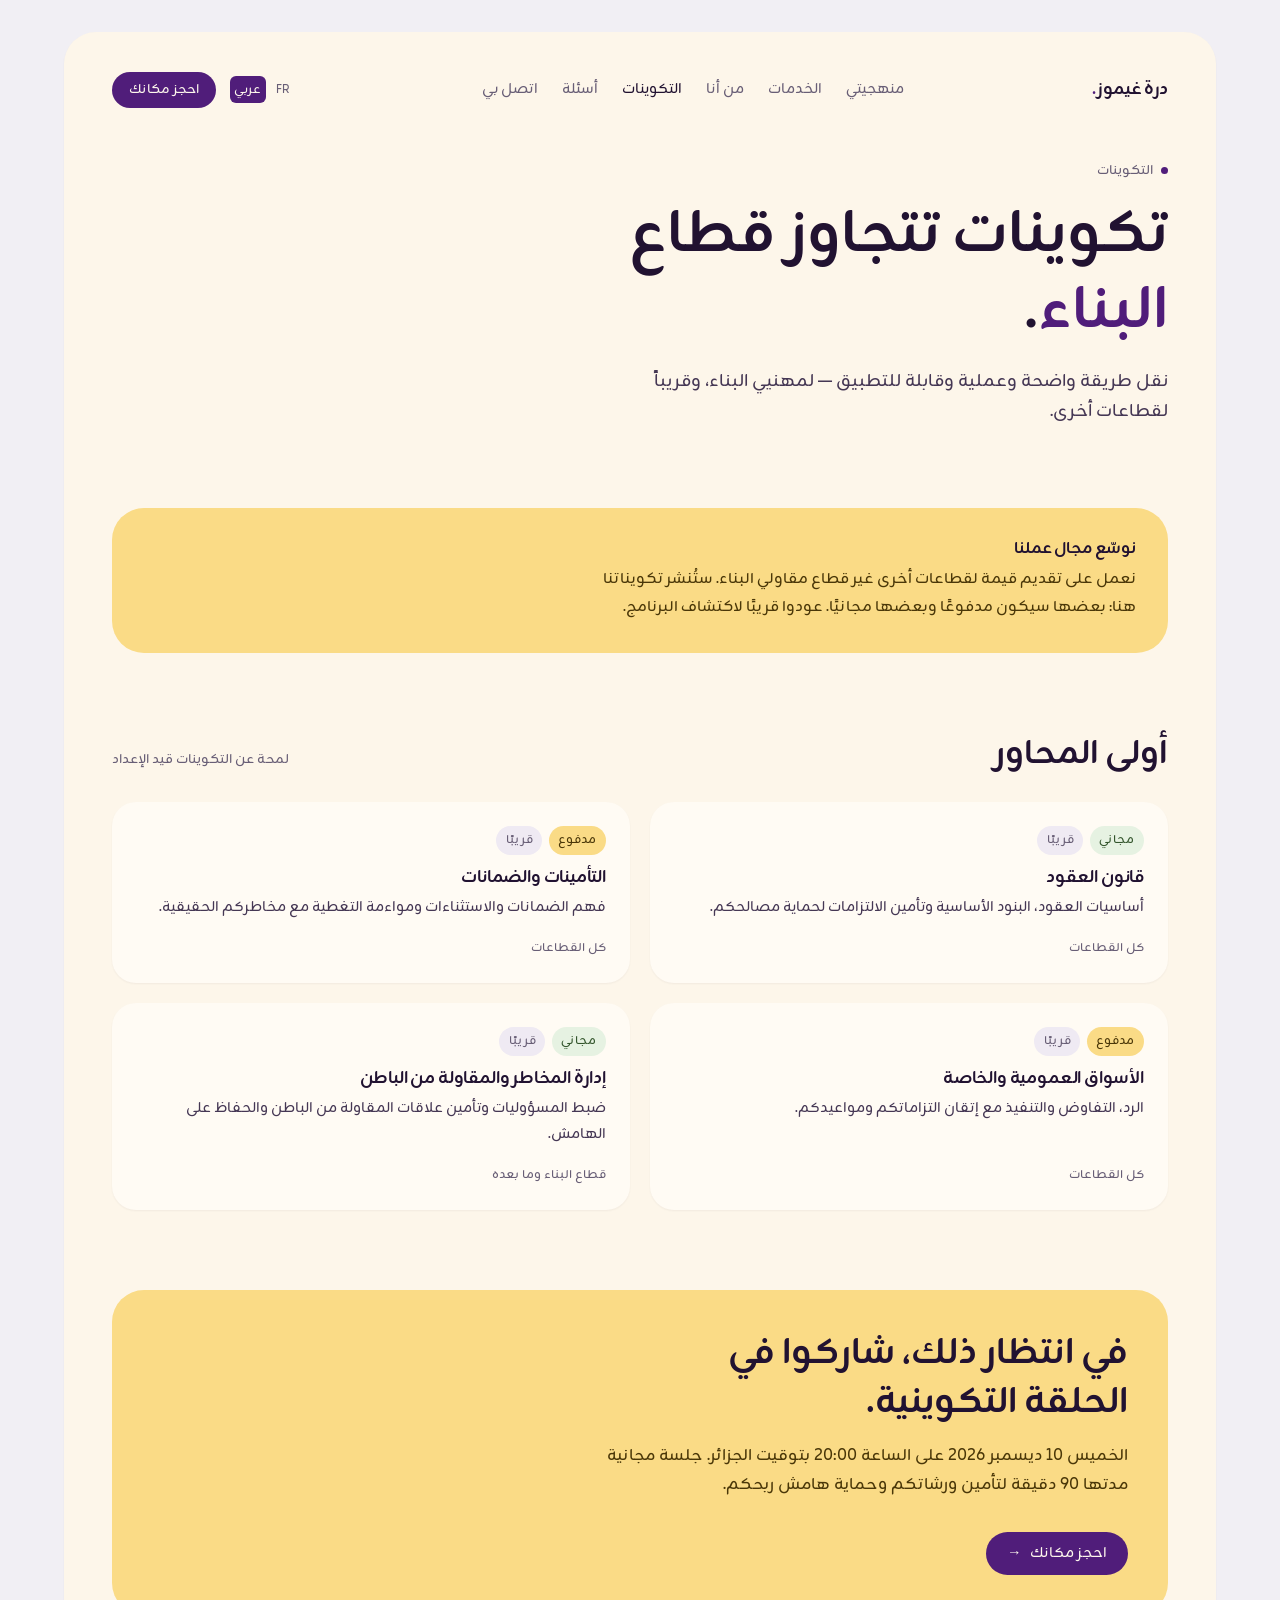
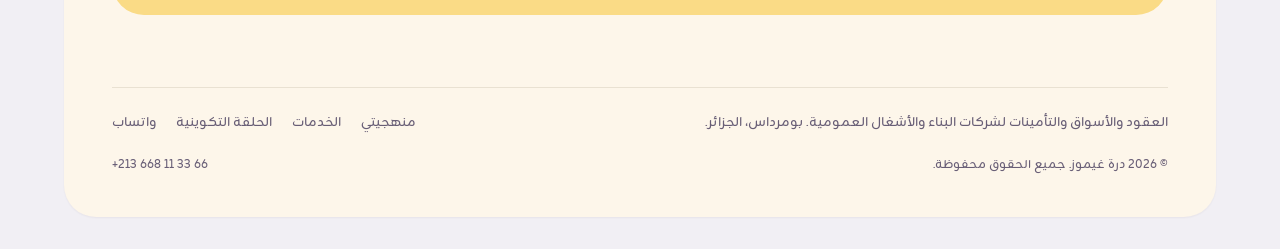
<file: formations-ar.html>
<!DOCTYPE html>
<html lang="ar" dir="rtl">
<head>
  <meta charset="UTF-8">
  <meta name="viewport" content="width=device-width, initial-scale=1.0">
  <title>التكوينات — درة غيموز</title>
  <meta name="description" content="تكوينات في العقود والأسواق والتأمينات لمهنيي البناء، وقريباً لقطاعات أخرى.">
  <meta name="robots" content="index, follow">
  <link rel="canonical" href="https://dhorra.pages.dev/formations-ar">
  <link rel="preconnect" href="https://fonts.googleapis.com">
  <link rel="preconnect" href="https://fonts.gstatic.com" crossorigin>
  <link href="https://fonts.googleapis.com/css2?family=Zain:wght@200;300;400;500;600;700&display=swap" rel="stylesheet">
  <link rel="stylesheet" href="css/style.css">
  <link rel="icon" type="image/svg+xml" href="data:image/svg+xml,%3Csvg xmlns='http://www.w3.org/2000/svg' viewBox='0 0 100 100'%3E%3Crect width='100' height='100' rx='24' fill='%23501D7A'/%3E%3Ctext x='50' y='52' text-anchor='middle' dominant-baseline='central' font-family='Zain,sans-serif' font-size='52' font-weight='600' fill='%23FADB86'%3E%D8%AF%3C/text%3E%3C/svg%3E">
</head>
<body>

  <div class="page">

    <header class="topbar">
      <a href="ar.html" class="brand">درة غيموز<span class="brand-dot">.</span></a>

      <nav class="nav" aria-label="التنقل الرئيسي">
        <a href="ar.html#methode">منهجيتي</a>
        <a href="ar.html#services">الخدمات</a>
        <a href="ar.html#apropos">من أنا</a>
        <a href="formations-ar.html" class="is-active" aria-current="page">التكوينات</a>
        <a href="ar.html#faq">أسئلة</a>
        <a href="ar.html#contact">اتصل بي</a>
      </nav>

      <div class="topbar-actions">
        <div class="lang-switch" role="group" aria-label="اللغة / Langue">
          <a href="formations.html" class="lang" lang="fr" hreflang="fr">FR</a>
          <span class="lang active" aria-current="true">عربي</span>
        </div>
        <a href="ar.html#masterclass" class="btn btn-primary btn-sm">احجز مكانك</a>
        <button class="menu-toggle" id="menu-open" aria-label="فتح القائمة" aria-expanded="false" aria-controls="mobile-menu">
          <svg width="22" height="22" fill="none" stroke="currentColor" stroke-width="1.6" viewBox="0 0 24 24"><path stroke-linecap="round" d="M4 7h16M4 12h16M4 17h16"/></svg>
        </button>
      </div>
    </header>

    <main>
      <section class="page-head">
        <p class="eyebrow">التكوينات</p>
        <h1>تكوينات تتجاوز قطاع <em>البناء</em>.</h1>
        <p class="lead">نقل طريقة واضحة وعملية وقابلة للتطبيق — لمهنيي البناء، وقريباً لقطاعات أخرى.</p>
      </section>

      <section class="sec">
        <div class="notice">
          <h3>نوسّع مجال عملنا</h3>
          <p>نعمل على تقديم قيمة لقطاعات أخرى غير قطاع مقاولي البناء. ستُنشر تكويناتنا هنا: بعضها سيكون مدفوعًا وبعضها مجانيًا. عودوا قريبًا لاكتشاف البرنامج.</p>
        </div>
      </section>

      <section class="sec">
        <div class="sec-head">
          <h2>أولى المحاور</h2>
          <span class="sec-meta">لمحة عن التكوينات قيد الإعداد</span>
        </div>

        <div class="card-grid">
          <article class="course">
            <div class="course-meta"><span class="pill pill-free">مجاني</span><span class="pill pill-soon">قريبًا</span></div>
            <h3>قانون العقود</h3>
            <p>أساسيات العقود، البنود الأساسية وتأمين الالتزامات لحماية مصالحكم.</p>
            <div class="foot">كل القطاعات</div>
          </article>

          <article class="course">
            <div class="course-meta"><span class="pill pill-paid">مدفوع</span><span class="pill pill-soon">قريبًا</span></div>
            <h3>التأمينات والضمانات</h3>
            <p>فهم الضمانات والاستثناءات ومواءمة التغطية مع مخاطركم الحقيقية.</p>
            <div class="foot">كل القطاعات</div>
          </article>

          <article class="course">
            <div class="course-meta"><span class="pill pill-paid">مدفوع</span><span class="pill pill-soon">قريبًا</span></div>
            <h3>الأسواق العمومية والخاصة</h3>
            <p>الرد، التفاوض والتنفيذ مع إتقان التزاماتكم ومواعيدكم.</p>
            <div class="foot">كل القطاعات</div>
          </article>

          <article class="course">
            <div class="course-meta"><span class="pill pill-free">مجاني</span><span class="pill pill-soon">قريبًا</span></div>
            <h3>إدارة المخاطر والمقاولة من الباطن</h3>
            <p>ضبط المسؤوليات وتأمين علاقات المقاولة من الباطن والحفاظ على الهامش.</p>
            <div class="foot">قطاع البناء وما بعده</div>
          </article>
        </div>
      </section>

      <section class="sec">
        <div class="sun-panel">
          <h2>في انتظار ذلك، شاركوا في الحلقة التكوينية.</h2>
          <p class="sun-lead">الخميس 10 ديسمبر 2026 على الساعة 20:00 بتوقيت الجزائر. جلسة مجانية مدتها 90 دقيقة لتأمين ورشاتكم وحماية هامش ربحكم.</p>
          <div class="sun-foot">
            <a href="ar.html#masterclass" class="btn btn-primary">احجز مكانك <span class="arrow" aria-hidden="true">←</span></a>
          </div>
        </div>
      </section>
    </main>

    <footer class="footer">
      <div class="footer-top">
        <p class="footer-note">العقود والأسواق والتأمينات لشركات البناء والأشغال العمومية. بومرداس، الجزائر.</p>
        <div class="footer-links">
          <a href="ar.html#methode">منهجيتي</a>
          <a href="ar.html#services">الخدمات</a>
          <a href="ar.html#masterclass">الحلقة التكوينية</a>
          <a href="https://wa.me/213668113366" target="_blank" rel="noopener">واتساب</a>
        </div>
      </div>
      <div class="footer-bottom">
        <span>© 2026 درة غيموز. جميع الحقوق محفوظة.</span>
        <span dir="ltr">+213 668 11 33 66</span>
      </div>
    </footer>

  </div>

  <div class="mobile-menu" id="mobile-menu" aria-hidden="true">
    <div class="mobile-menu-inner">
      <div class="mobile-head">
        <span class="brand">درة غيموز<span class="brand-dot">.</span></span>
        <button class="mobile-close" id="menu-close" aria-label="إغلاق القائمة">
          <svg width="22" height="22" fill="none" stroke="currentColor" stroke-width="1.6" viewBox="0 0 24 24"><path stroke-linecap="round" d="M6 6l12 12M18 6L6 18"/></svg>
        </button>
      </div>
      <nav aria-label="التنقل عبر الهاتف">
        <a href="ar.html#methode">منهجيتي <span aria-hidden="true">←</span></a>
        <a href="ar.html#services">الخدمات <span aria-hidden="true">←</span></a>
        <a href="ar.html#apropos">من أنا <span aria-hidden="true">←</span></a>
        <a href="formations-ar.html">التكوينات <span aria-hidden="true">←</span></a>
        <a href="ar.html#faq">أسئلة <span aria-hidden="true">←</span></a>
        <a href="ar.html#contact">اتصل بي <span aria-hidden="true">←</span></a>
      </nav>
      <div class="mobile-foot">
        <a href="ar.html#masterclass" class="btn btn-primary btn-block">احجز مكانك</a>
        <div class="lang-switch" style="margin-top:1.25rem" role="group" aria-label="اللغة / Langue">
          <a href="formations.html" class="lang" lang="fr" hreflang="fr">FR</a>
          <span class="lang active" aria-current="true">عربي</span>
        </div>
      </div>
    </div>
  </div>

  <script>
    const menu = document.getElementById('mobile-menu');
    const openBtn = document.getElementById('menu-open');
    const closeBtn = document.getElementById('menu-close');
    function openMenu() { menu.classList.add('open'); menu.setAttribute('aria-hidden', 'false'); openBtn.setAttribute('aria-expanded', 'true'); document.body.style.overflow = 'hidden'; }
    function closeMenu() { menu.classList.remove('open'); menu.setAttribute('aria-hidden', 'true'); openBtn.setAttribute('aria-expanded', 'false'); document.body.style.overflow = ''; }
    openBtn.addEventListener('click', openMenu);
    closeBtn.addEventListener('click', closeMenu);
    menu.querySelectorAll('a').forEach(a => a.addEventListener('click', closeMenu));
    document.addEventListener('keydown', e => { if (e.key === 'Escape') closeMenu(); });
  </script>
</body>
</html>
</file>
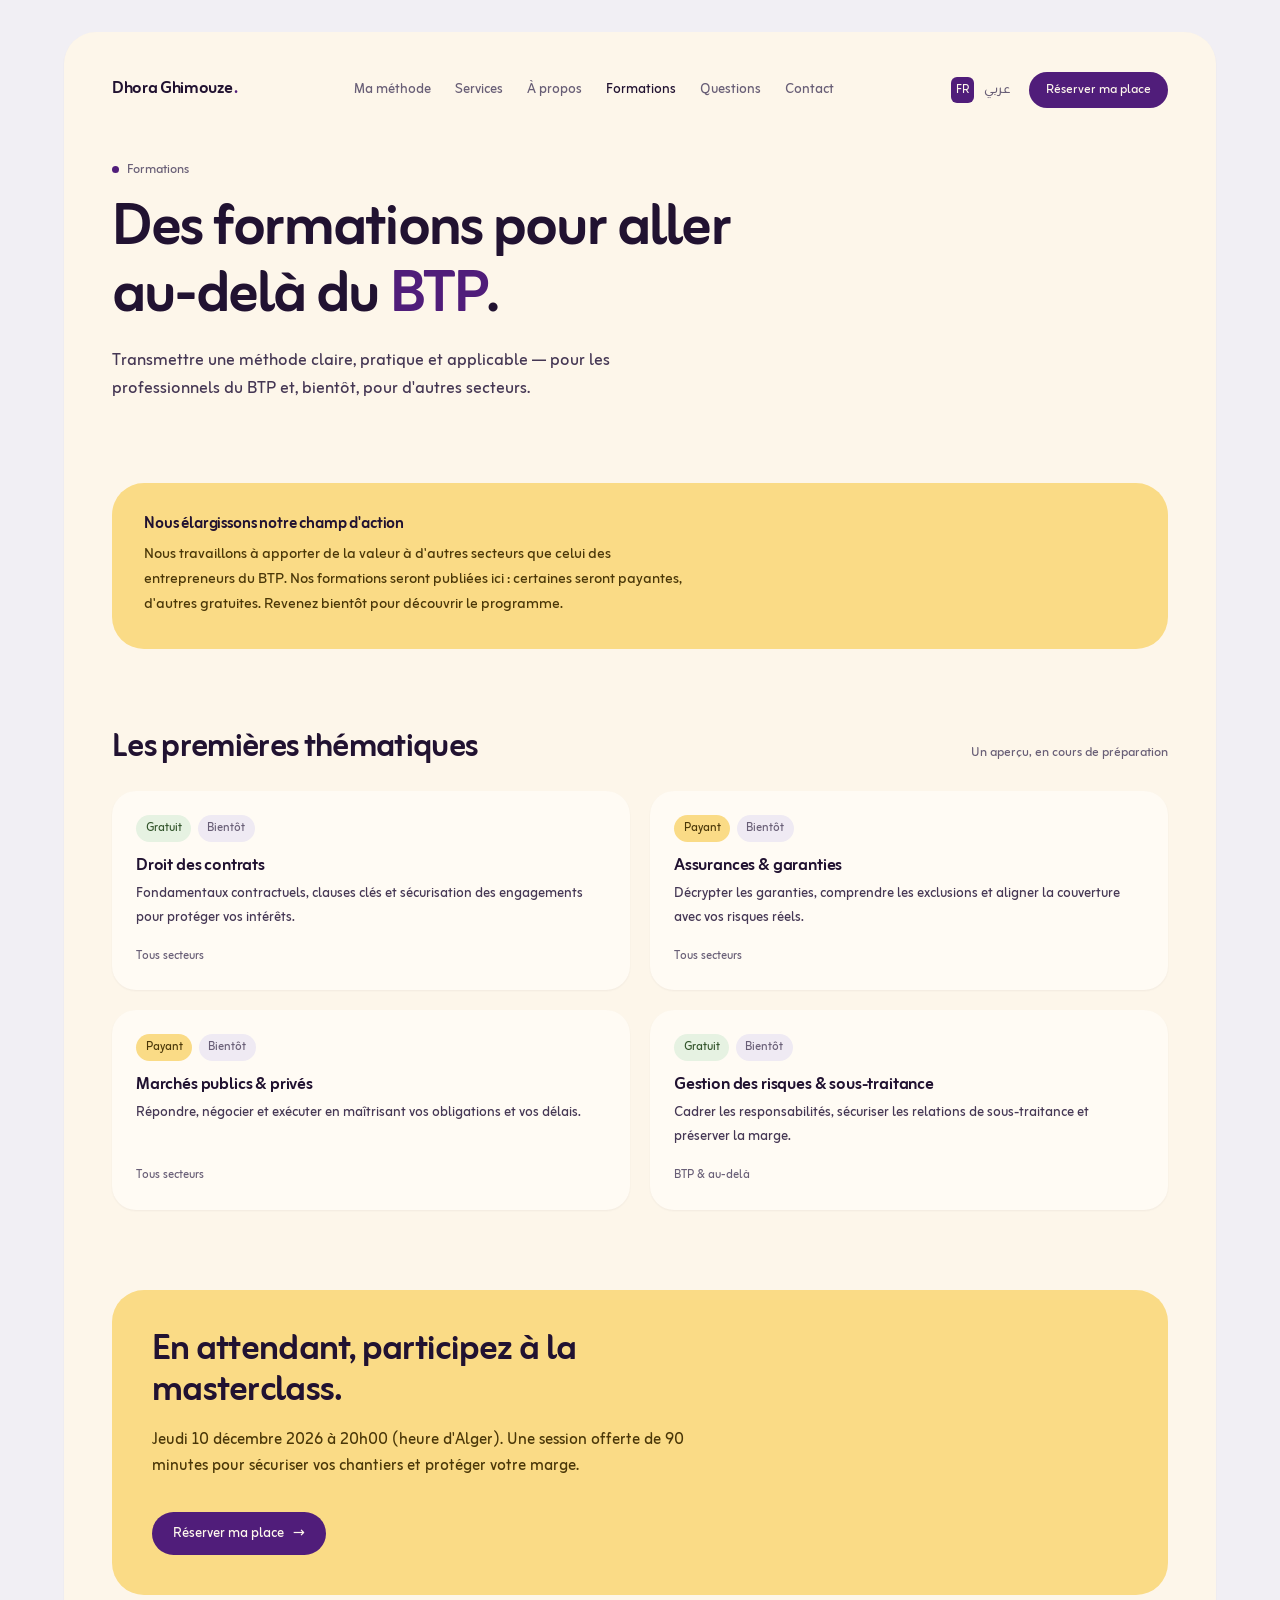
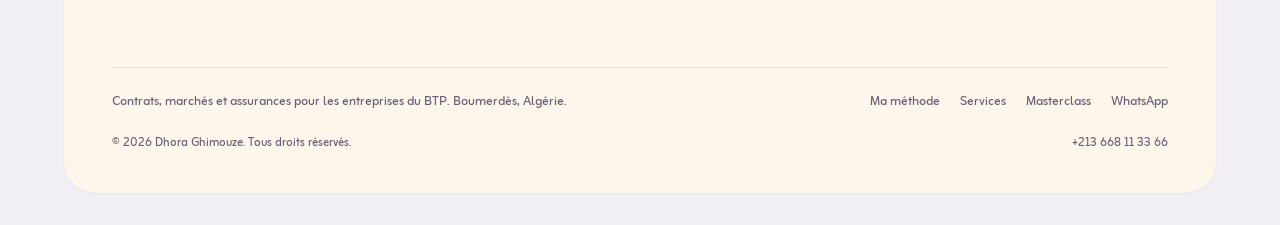
<file: formations.html>
<!DOCTYPE html>
<html lang="fr">
<head>
  <meta charset="UTF-8">
  <meta name="viewport" content="width=device-width, initial-scale=1.0">
  <title>Formations — Dhora Ghimouze</title>
  <meta name="description" content="Formations en contrats, marchés et assurances pour les professionnels du BTP et, bientôt, d'autres secteurs.">
  <meta name="robots" content="index, follow">
  <link rel="canonical" href="https://dhorra.pages.dev/formations">
  <link rel="preconnect" href="https://fonts.googleapis.com">
  <link rel="preconnect" href="https://fonts.gstatic.com" crossorigin>
  <link href="https://fonts.googleapis.com/css2?family=Zain:wght@200;300;400;500;600;700&display=swap" rel="stylesheet">
  <link rel="stylesheet" href="css/style.css">
  <link rel="icon" type="image/svg+xml" href="data:image/svg+xml,%3Csvg xmlns='http://www.w3.org/2000/svg' viewBox='0 0 100 100'%3E%3Crect width='100' height='100' rx='24' fill='%23501D7A'/%3E%3Ctext x='50' y='52' text-anchor='middle' dominant-baseline='central' font-family='Zain,sans-serif' font-size='52' font-weight='600' fill='%23FADB86'%3ED%3C/text%3E%3C/svg%3E">
</head>
<body>

  <div class="page">

    <header class="topbar">
      <a href="index.html" class="brand">Dhora Ghimouze<span class="brand-dot">.</span></a>

      <nav class="nav" aria-label="Navigation principale">
        <a href="index.html#methode">Ma méthode</a>
        <a href="index.html#services">Services</a>
        <a href="index.html#apropos">À propos</a>
        <a href="formations.html" class="is-active" aria-current="page">Formations</a>
        <a href="index.html#faq">Questions</a>
        <a href="index.html#contact">Contact</a>
      </nav>

      <div class="topbar-actions">
        <div class="lang-switch" role="group" aria-label="Langue / اللغة">
          <span class="lang active" aria-current="true">FR</span>
          <a href="formations-ar.html" class="lang" lang="ar" hreflang="ar">عربي</a>
        </div>
        <a href="index.html#masterclass" class="btn btn-primary btn-sm">Réserver ma place</a>
        <button class="menu-toggle" id="menu-open" aria-label="Ouvrir le menu" aria-expanded="false" aria-controls="mobile-menu">
          <svg width="22" height="22" fill="none" stroke="currentColor" stroke-width="1.6" viewBox="0 0 24 24"><path stroke-linecap="round" d="M4 7h16M4 12h16M4 17h16"/></svg>
        </button>
      </div>
    </header>

    <main>
      <section class="page-head">
        <p class="eyebrow">Formations</p>
        <h1>Des formations pour aller au-delà du <em>BTP</em>.</h1>
        <p class="lead">Transmettre une méthode claire, pratique et applicable — pour les professionnels du BTP et, bientôt, pour d'autres secteurs.</p>
      </section>

      <section class="sec">
        <div class="notice">
          <h3>Nous élargissons notre champ d'action</h3>
          <p>Nous travaillons à apporter de la valeur à d'autres secteurs que celui des entrepreneurs du BTP. Nos formations seront publiées ici : certaines seront payantes, d'autres gratuites. Revenez bientôt pour découvrir le programme.</p>
        </div>
      </section>

      <section class="sec">
        <div class="sec-head">
          <h2>Les premières thématiques</h2>
          <span class="sec-meta">Un aperçu, en cours de préparation</span>
        </div>

        <div class="card-grid">
          <article class="course">
            <div class="course-meta"><span class="pill pill-free">Gratuit</span><span class="pill pill-soon">Bientôt</span></div>
            <h3>Droit des contrats</h3>
            <p>Fondamentaux contractuels, clauses clés et sécurisation des engagements pour protéger vos intérêts.</p>
            <div class="foot">Tous secteurs</div>
          </article>

          <article class="course">
            <div class="course-meta"><span class="pill pill-paid">Payant</span><span class="pill pill-soon">Bientôt</span></div>
            <h3>Assurances &amp; garanties</h3>
            <p>Décrypter les garanties, comprendre les exclusions et aligner la couverture avec vos risques réels.</p>
            <div class="foot">Tous secteurs</div>
          </article>

          <article class="course">
            <div class="course-meta"><span class="pill pill-paid">Payant</span><span class="pill pill-soon">Bientôt</span></div>
            <h3>Marchés publics &amp; privés</h3>
            <p>Répondre, négocier et exécuter en maîtrisant vos obligations et vos délais.</p>
            <div class="foot">Tous secteurs</div>
          </article>

          <article class="course">
            <div class="course-meta"><span class="pill pill-free">Gratuit</span><span class="pill pill-soon">Bientôt</span></div>
            <h3>Gestion des risques &amp; sous-traitance</h3>
            <p>Cadrer les responsabilités, sécuriser les relations de sous-traitance et préserver la marge.</p>
            <div class="foot">BTP &amp; au-delà</div>
          </article>
        </div>
      </section>

      <section class="sec">
        <div class="sun-panel">
          <h2>En attendant, participez à la masterclass.</h2>
          <p class="sun-lead">Jeudi 10 décembre 2026 à 20h00 (heure d'Alger). Une session offerte de 90 minutes pour sécuriser vos chantiers et protéger votre marge.</p>
          <div class="sun-foot">
            <a href="index.html#masterclass" class="btn btn-primary">Réserver ma place <span class="arrow" aria-hidden="true">→</span></a>
          </div>
        </div>
      </section>
    </main>

    <footer class="footer">
      <div class="footer-top">
        <p class="footer-note">Contrats, marchés et assurances pour les entreprises du BTP. Boumerdès, Algérie.</p>
        <div class="footer-links">
          <a href="index.html#methode">Ma méthode</a>
          <a href="index.html#services">Services</a>
          <a href="index.html#masterclass">Masterclass</a>
          <a href="https://wa.me/213668113366" target="_blank" rel="noopener">WhatsApp</a>
        </div>
      </div>
      <div class="footer-bottom">
        <span>© 2026 Dhora Ghimouze. Tous droits réservés.</span>
        <span>+213 668 11 33 66</span>
      </div>
    </footer>

  </div>

  <div class="mobile-menu" id="mobile-menu" aria-hidden="true">
    <div class="mobile-menu-inner">
      <div class="mobile-head">
        <span class="brand">Dhora Ghimouze<span class="brand-dot">.</span></span>
        <button class="mobile-close" id="menu-close" aria-label="Fermer le menu">
          <svg width="22" height="22" fill="none" stroke="currentColor" stroke-width="1.6" viewBox="0 0 24 24"><path stroke-linecap="round" d="M6 6l12 12M18 6L6 18"/></svg>
        </button>
      </div>
      <nav aria-label="Navigation mobile">
        <a href="index.html#methode">Ma méthode <span aria-hidden="true">→</span></a>
        <a href="index.html#services">Services <span aria-hidden="true">→</span></a>
        <a href="index.html#apropos">À propos <span aria-hidden="true">→</span></a>
        <a href="formations.html">Formations <span aria-hidden="true">→</span></a>
        <a href="index.html#faq">Questions <span aria-hidden="true">→</span></a>
        <a href="index.html#contact">Contact <span aria-hidden="true">→</span></a>
      </nav>
      <div class="mobile-foot">
        <a href="index.html#masterclass" class="btn btn-primary btn-block">Réserver ma place</a>
        <div class="lang-switch" style="margin-top:1.25rem" role="group" aria-label="Langue / اللغة">
          <span class="lang active" aria-current="true">FR</span>
          <a href="formations-ar.html" class="lang" lang="ar" hreflang="ar">عربي</a>
        </div>
      </div>
    </div>
  </div>

  <script>
    const menu = document.getElementById('mobile-menu');
    const openBtn = document.getElementById('menu-open');
    const closeBtn = document.getElementById('menu-close');
    function openMenu() { menu.classList.add('open'); menu.setAttribute('aria-hidden', 'false'); openBtn.setAttribute('aria-expanded', 'true'); document.body.style.overflow = 'hidden'; }
    function closeMenu() { menu.classList.remove('open'); menu.setAttribute('aria-hidden', 'true'); openBtn.setAttribute('aria-expanded', 'false'); document.body.style.overflow = ''; }
    openBtn.addEventListener('click', openMenu);
    closeBtn.addEventListener('click', closeMenu);
    menu.querySelectorAll('a').forEach(a => a.addEventListener('click', closeMenu));
    document.addEventListener('keydown', e => { if (e.key === 'Escape') closeMenu(); });
  </script>
</body>
</html>
</file>
<file: css/style.css>
/* ==========================================================================
   Dhora Ghimouze — design system
   Inspiration: Porta (cream page card on soft canvas, pill buttons,
   oversized light headings, sun-yellow panels, speech-bubble cards).
   ========================================================================== */

:root {
  /* Canvas + surfaces */
  --canvas: #F1EFF4;
  --paper: #FDF6EA;
  --paper-2: #FFFBF4;
  --panel: #FFFFFF;

  /* Ink */
  --ink: #211231;
  --ink-soft: #453754;
  --muted: #685E76;

  /* Brand */
  --primary: #501D7A;
  --primary-dark: #3C135C;
  --primary-tint: #F0E7F7;
  --sun: #FADB86;
  --sun-deep: #F4CD6C;
  --gold: #A96E12;
  --orange: #FA6E1D;
  --ink-card: #17151A;

  /* Lines */
  --line: #E9E1D2;
  --line-soft: #F2EADD;
  --line-cool: #E2DEEA;

  /* Shape */
  --r-lg: 32px;
  --r-md: 24px;
  --r-sm: 16px;
  --r-pill: 999px;

  --shadow-sm: 0 1px 2px rgba(33, 18, 49, 0.05);
  --shadow-md: 0 2px 4px rgba(33, 18, 49, 0.04), 0 12px 24px -12px rgba(33, 18, 49, 0.16);
  --shadow-lg: 0 12px 32px -10px rgba(33, 18, 49, 0.22);

  --sans: 'Zain', ui-sans-serif, system-ui, 'Segoe UI', sans-serif;
  --arabic: 'Zain', 'Segoe UI', Tahoma, sans-serif;
}

/* ==========================================================================
   Base
   ========================================================================== */

*, *::before, *::after { box-sizing: border-box; }

html { -webkit-text-size-adjust: 100%; scroll-behavior: smooth; }

body {
  margin: 0;
  background: var(--canvas);
  color: var(--ink);
  font-family: var(--sans);
  font-size: 16px;
  line-height: 1.65;
  font-weight: 400;
  -webkit-font-smoothing: antialiased;
  text-rendering: optimizeLegibility;
}

img, svg { max-width: 100%; }
img { display: block; }
a { color: inherit; }
p { margin: 0 0 1rem; }
ul, ol { margin: 0; padding: 0; list-style: none; }

h1, h2, h3, h4 {
  margin: 0;
  font-weight: 600;
  line-height: 1.15;
  letter-spacing: -0.02em;
  color: var(--ink);
}

h1 { font-size: clamp(2.5rem, 4.6vw, 3.9rem); font-weight: 700; letter-spacing: -0.03em; }
h2 { font-size: clamp(1.75rem, 3vw, 2.25rem); font-weight: 600; }
h3 { font-size: 1rem; font-weight: 600; letter-spacing: -0.01em; }
h4 { font-size: 0.95rem; font-weight: 600; }

h1 em, h2 em { font-style: normal; font-weight: 700; color: var(--primary); }

::selection { background: var(--sun); color: var(--ink); }

:focus-visible {
  outline: 2px solid var(--primary);
  outline-offset: 3px;
  border-radius: 4px;
}

.sr-only {
  position: absolute; width: 1px; height: 1px; padding: 0; margin: -1px;
  overflow: hidden; clip: rect(0 0 0 0); white-space: nowrap; border: 0;
}

/* ==========================================================================
   Page shell
   ========================================================================== */

.page {
  width: 100%;
  max-width: 1152px;
  margin: 32px auto;
  padding: 32px 48px 40px;
  background: var(--paper);
  border-radius: var(--r-lg);
  box-shadow: var(--shadow-sm);
}

.wrap { width: 100%; }

/* Tight/section rhythm ------------------------------------------------ */

.sec { margin-top: clamp(3.5rem, 7vw, 5rem); }
.sec-first { margin-top: 2rem; }

section[id] { scroll-margin-top: 24px; }

/* ==========================================================================
   Type helpers
   ========================================================================== */

.eyebrow {
  display: inline-flex;
  align-items: center;
  gap: 0.5rem;
  font-size: 0.8rem;
  font-weight: 400;
  color: var(--muted);
  margin: 0 0 1rem;
}
.eyebrow::before {
  content: "";
  width: 7px; height: 7px;
  border-radius: 50%;
  background: var(--primary);
  flex: none;
}

.lead {
  font-size: 1.0625rem;
  color: var(--ink-soft);
  max-width: 46ch;
}

.muted { color: var(--muted); }
.small { font-size: 0.85rem; }

/* ==========================================================================
   Buttons
   ========================================================================== */

.btn {
  display: inline-flex;
  align-items: center;
  justify-content: center;
  gap: 0.55rem;
  padding: 0.75rem 1.25rem;
  border: 1px solid transparent;
  border-radius: var(--r-pill);
  font-family: inherit;
  font-size: 0.9rem;
  font-weight: 500;
  line-height: 1.2;
  text-decoration: none;
  cursor: pointer;
  white-space: nowrap;
  transition: background-color .18s ease, color .18s ease, border-color .18s ease, transform .18s ease;
}

.btn-primary { background: var(--primary); color: #FEF8ED; }
.btn-primary:hover { background: var(--primary-dark); }

.btn-sun { background: var(--sun); color: var(--ink); }
.btn-sun:hover { background: var(--sun-deep); }

.btn-outline { background: transparent; color: var(--ink); border-color: var(--line); }
.btn-outline:hover { border-color: var(--primary); color: var(--primary); }

.btn-dark { background: var(--ink-card); color: #FEF8ED; }
.btn-dark:hover { background: #000; }

.btn-sm { padding: 0.55rem 1rem; font-size: 0.84rem; }
.btn-block { width: 100%; }

.btn .arrow { transition: transform .18s ease; }
.btn:hover .arrow { transform: translateX(3px); }

.link-underline {
  display: inline-flex;
  align-items: center;
  gap: 0.4rem;
  font-size: 0.9rem;
  color: var(--ink-soft);
  text-decoration: none;
  border-bottom: 1px solid currentColor;
  padding-bottom: 2px;
}
.link-underline:hover { color: var(--primary); }

/* ==========================================================================
   Top bar
   ========================================================================== */

.topbar {
  display: flex;
  align-items: center;
  justify-content: space-between;
  gap: 1rem;
  padding: 0.5rem 0;
}

.brand {
  display: inline-flex;
  align-items: baseline;
  gap: 0.1rem;
  font-size: 1.05rem;
  font-weight: 700;
  letter-spacing: -0.02em;
  text-decoration: none;
  color: var(--ink);
  white-space: nowrap;
}
.brand-dot { color: var(--primary); }

.nav { display: flex; align-items: center; gap: 1.5rem; }
.nav a {
  font-size: 0.875rem;
  font-weight: 500;
  color: var(--muted);
  text-decoration: none;
  transition: color .15s ease;
}
.nav a:hover,
.nav a.is-active { color: var(--ink); }

.topbar-actions { display: flex; align-items: center; gap: 0.85rem; }

.lang-switch { display: inline-flex; align-items: center; gap: 0.3rem; }
.lang {
  font-family: inherit;
  font-size: 0.78rem;
  font-weight: 500;
  color: var(--muted);
  text-decoration: none;
  background: none;
  border: 0;
  padding: 0.15rem 0.3rem;
  border-radius: 6px;
  cursor: pointer;
}
.lang:hover { color: var(--primary); }
.lang.active { color: #FEF8ED; background: var(--primary); }

.menu-toggle {
  display: none;
  background: none;
  border: 0;
  padding: 0.4rem;
  color: var(--ink);
  cursor: pointer;
}

@media (max-width: 1000px) {
  .nav { display: none; }
  .topbar .btn-primary { display: none; }
  .menu-toggle { display: inline-flex; }
}

/* Mobile menu ---------------------------------------------------------- */

.mobile-menu {
  position: fixed;
  inset: 0;
  z-index: 90;
  background: var(--paper);
  opacity: 0;
  visibility: hidden;
  transform: translateY(-6px);
  transition: opacity .2s ease, transform .2s ease, visibility .2s;
}
.mobile-menu.open { opacity: 1; visibility: visible; transform: none; }
.mobile-menu-inner {
  height: 100%;
  display: flex;
  flex-direction: column;
  padding: 1.5rem 1.5rem 2rem;
  overflow-y: auto;
}
.mobile-head { display: flex; align-items: center; justify-content: space-between; }
.mobile-close {
  background: none;
  border: 0;
  padding: 0.5rem;
  color: var(--ink);
  cursor: pointer;
}
.mobile-menu nav {
  display: flex;
  flex-direction: column;
  margin-top: 1.75rem;
}
.mobile-menu nav a {
  display: flex;
  align-items: center;
  justify-content: space-between;
  padding: 1rem 0;
  font-size: 1.15rem;
  font-weight: 500;
  text-decoration: none;
  color: var(--ink);
  border-bottom: 1px solid var(--line);
}
.mobile-menu nav a span { color: var(--muted); font-size: 0.95rem; }
.mobile-foot { margin-top: auto; padding-top: 2rem; }

/* ==========================================================================
   Hero
   ========================================================================== */

.hero {
  display: grid;
  grid-template-columns: 1fr 1.3fr;
  gap: 2.5rem;
  align-items: center;
  margin-top: 3rem;
}

.hero-copy h1 { margin: 0 0 1.5rem; max-width: 15ch; }

.hero-lead {
  font-size: 1.0625rem;
  color: var(--ink-soft);
  max-width: 40ch;
  margin-bottom: 1.75rem;
}

.hero-actions { display: flex; flex-wrap: wrap; align-items: center; gap: 1.25rem; }

.hero-meta {
  display: flex;
  flex-wrap: wrap;
  gap: 1.75rem;
  margin-top: 2rem;
}
.hero-stat strong {
  display: block;
  font-size: 1.15rem;
  font-weight: 500;
  color: var(--ink);
  letter-spacing: -0.01em;
}
.hero-stat span { font-size: 0.82rem; color: var(--muted); }

/* Hero visual ---------------------------------------------------------- */

.hero-visual { position: relative; }

.visual-panel {
  position: relative;
  aspect-ratio: 5 / 4;
  border-radius: 28px;
  background: var(--sun);
  overflow: hidden;
  display: flex;
  flex-direction: column;
  justify-content: flex-start;
  padding: 2.5rem 2.5rem 8rem;
}

.visual-panel::after {
  content: "";
  position: absolute;
  right: -80px;
  bottom: -120px;
  width: 330px;
  height: 330px;
  border-radius: 50%;
  border: 1px solid rgba(80, 29, 122, 0.16);
  pointer-events: none;
}
.visual-panel::before {
  content: "";
  position: absolute;
  right: -40px;
  bottom: -70px;
  width: 210px;
  height: 210px;
  border-radius: 50%;
  border: 1px solid rgba(80, 29, 122, 0.1);
  pointer-events: none;
}

.visual-kicker {
  font-size: 0.82rem;
  color: #6B4E12;
  margin: 0 0 0.5rem;
}

.visual-date {
  display: flex;
  align-items: baseline;
  gap: 0.75rem;
  margin: 0;
  line-height: 1;
  color: var(--ink);
}
.visual-date .d {
  font-size: clamp(4rem, 8vw, 6.5rem);
  font-weight: 600;
  letter-spacing: -0.05em;
}
.visual-date .m {
  font-size: 1.35rem;
  font-weight: 500;
  line-height: 1.25;
}
.visual-date .m small { display: block; font-size: 0.85rem; color: #6B4E12; font-weight: 500; }

.visual-foot {
  display: flex;
  align-items: center;
  gap: 0.6rem;
  margin: 1.25rem 0 0;
  font-size: 0.9rem;
  color: #4A3708;
}
.visual-foot .sep { opacity: 0.45; }

/* Floating session card ------------------------------------------------ */

.hero-float {
  position: absolute;
  left: -1.5rem;
  bottom: -1.75rem;
  width: min(360px, 92%);
  background: var(--paper-2);
  border-radius: var(--r-md);
  padding: 1rem 1.15rem 1.1rem;
  box-shadow: var(--shadow-lg);
}

.hf-head {
  display: flex;
  flex-direction: column;
  gap: 0.1rem;
  padding-bottom: 0.75rem;
  border-bottom: 1px solid var(--line-soft);
  font-size: 0.78rem;
  color: var(--muted);
}
.hf-head strong { font-size: 0.86rem; font-weight: 500; color: var(--ink); }

.hf-stats {
  display: grid;
  grid-template-columns: repeat(4, 1fr);
  gap: 0.5rem;
  padding-top: 0.75rem;
}
.hf-stats b {
  display: block;
  font-size: 1.05rem;
  font-weight: 500;
  letter-spacing: -0.01em;
  color: var(--ink);
}
.hf-stats span { font-size: 0.7rem; color: var(--muted); }

/* ==========================================================================
   Section heads
   ========================================================================== */

.sec-head {
  display: flex;
  align-items: baseline;
  justify-content: space-between;
  gap: 1.5rem;
  margin-bottom: 1.5rem;
}
.sec-head h2 { font-size: clamp(1.6rem, 2.6vw, 2.125rem); }
.sec-meta { font-size: 0.82rem; color: var(--muted); white-space: nowrap; }

/* ==========================================================================
   Color cards (services)
   ========================================================================== */

.cards-scroll {
  display: grid;
  grid-template-columns: repeat(3, 1fr);
  gap: 1.25rem;
}

.color-card {
  position: relative;
  display: flex;
  flex-direction: column;
  justify-content: space-between;
  gap: 1.5rem;
  min-height: 300px;
  padding: 1.5rem;
  border-radius: 28px;
  text-decoration: none;
  color: #FEF8ED;
  background-size: cover;
  background-position: center top;
  background-repeat: no-repeat;
  transition: transform .2s ease, box-shadow .2s ease;
}
.color-card:hover { transform: translateY(-4px); box-shadow: var(--shadow-md); }

.color-card .cc-label {
  font-size: 0.78rem;
  opacity: 0.8;
}
.color-card .cc-title {
  display: block;
  font-size: 1.45rem;
  font-weight: 600;
  line-height: 1.2;
  letter-spacing: -0.02em;
  margin-bottom: 0.5rem;
}
.color-card .cc-text {
  display: block;
  font-size: 0.9rem;
  font-weight: 400;
  opacity: 0.92;
  max-width: 26ch;
}
.color-card .card-arrow {
  width: 38px; height: 38px;
  border-radius: 50%;
  background: rgba(255, 255, 255, 0.16);
  display: inline-flex;
  align-items: center;
  justify-content: center;
  font-size: 1rem;
}

.card-primary {
  background-color: var(--primary);
  background-position: center 62%;
  background-image:
    linear-gradient(180deg, rgba(80, 29, 122, 0.58) 0%, rgba(80, 29, 122, 0.88) 46%, rgba(80, 29, 122, 0.97) 100%),
    url("../assets/photos/services-contrat.jpg");
}
.card-ink {
  background-color: var(--ink-card);
  background-image:
    linear-gradient(180deg, rgba(23, 21, 26, 0.42) 0%, rgba(23, 21, 26, 0.86) 46%, rgba(23, 21, 26, 0.97) 100%),
    url("../assets/photos/services-formation.jpg");
}
.card-sun {
  background-color: var(--sun);
  background-position: center 72%;
  background-image:
    linear-gradient(180deg, rgba(250, 219, 134, 0.55) 0%, rgba(250, 219, 134, 0.92) 44%, rgba(250, 219, 134, 0.99) 100%),
    url("../assets/photos/services-chantier.jpg");
  color: var(--ink);
}
.card-sun .cc-label { opacity: 0.7; }
.card-sun .card-arrow { background: rgba(80, 29, 122, 0.12); color: var(--primary); }

/* ==========================================================================
   Steps
   ========================================================================== */

.steps {
  display: grid;
  grid-template-columns: repeat(3, 1fr);
  gap: 2rem 2.5rem;
}
.step .num {
  display: block;
  font-size: 0.78rem;
  color: var(--muted);
  margin-bottom: 0.5rem;
}
.step h3 { margin-bottom: 0.4rem; }
.step p { font-size: 0.9rem; color: var(--ink-soft); margin: 0; }

/* ==========================================================================
   Statement / quote
   ========================================================================== */

.statement {
  margin: 0;
  max-width: 52rem;
  font-size: clamp(1.35rem, 2.4vw, 1.9rem);
  font-weight: 500;
  line-height: 1.35;
  letter-spacing: -0.02em;
  color: var(--ink);
}
.statement em { font-style: normal; font-weight: 700; color: var(--primary); }
.statement-attr {
  margin-top: 1.25rem;
  font-size: 0.82rem;
  color: var(--muted);
}

/* ==========================================================================
   About
   ========================================================================== */

.about-grid {
  display: grid;
  grid-template-columns: 1.35fr 1fr;
  gap: 3rem;
  align-items: start;
}
.about-grid h2 { max-width: 20ch; margin-bottom: 1.25rem; }
.about-grid p { color: var(--ink-soft); font-size: 0.98rem; max-width: 52ch; }
.about-grid p.lead-in { font-size: 1.05rem; color: var(--ink); }

.about-side { display: grid; gap: 1rem; }
.about-photo {
  margin: 0;
  border-radius: var(--r-md);
  overflow: hidden;
  box-shadow: var(--shadow-sm);
}
.about-photo img {
  width: 100%;
  height: auto;
  aspect-ratio: 5 / 4;
  object-fit: cover;
}

.panel {
  background: var(--panel);
  border-radius: var(--r-md);
  padding: 1.5rem;
  box-shadow: var(--shadow-sm);
}
.panel-title {
  font-size: 0.78rem;
  color: var(--muted);
  margin: 0 0 1rem;
}
.facts { display: grid; gap: 0.9rem; }
.facts li { display: grid; gap: 0.1rem; }
.facts span { font-size: 0.75rem; color: var(--muted); }
.facts strong { font-size: 0.92rem; font-weight: 400; color: var(--ink); }

/* ==========================================================================
   Sun panel (masterclass)
   ========================================================================== */

.sun-panel {
  background: var(--sun);
  border-radius: var(--r-lg);
  padding: clamp(1.75rem, 3.5vw, 2.5rem);
}
.sun-panel h2 { max-width: 22ch; }
.sun-lead {
  margin: 0.9rem 0 0;
  font-size: 1rem;
  color: #4A3708;
  max-width: 56ch;
}

.bubbles {
  display: grid;
  grid-template-columns: repeat(3, 1fr);
  gap: 1.25rem;
  margin: 2rem 0 0;
  align-items: start;
}
.bubble {
  background: var(--paper-2);
  border-radius: var(--r-md);
  padding: 1.25rem 1.35rem;
  box-shadow: var(--shadow-sm);
}
.bubble h3 { margin-bottom: 0.65rem; }
.bubble li {
  position: relative;
  padding-left: 1.1rem;
  margin-bottom: 0.45rem;
  font-size: 0.88rem;
  color: var(--ink-soft);
}
.bubble li::before {
  content: "";
  position: absolute;
  left: 0; top: 0.55em;
  width: 5px; height: 5px;
  border-radius: 50%;
  background: var(--primary);
  opacity: 0.55;
}
.bubble ol { counter-reset: n; }
.bubble ol li { padding-left: 1.5rem; }
.bubble ol li::before {
  counter-increment: n;
  content: counter(n);
  width: 1.05rem; height: 1.05rem;
  border-radius: 50%;
  background: var(--sun);
  color: var(--ink);
  font-size: 0.62rem;
  font-weight: 600;
  display: flex;
  align-items: center;
  justify-content: center;
  top: 0.28em;
  opacity: 1;
}

.sun-foot {
  display: flex;
  flex-wrap: wrap;
  align-items: center;
  gap: 1rem 1.5rem;
  margin-top: 2rem;
}
.sun-foot p { margin: 0; font-size: 0.82rem; color: #4A3708; }

/* ==========================================================================
   FAQ
   ========================================================================== */

.faq-grid {
  display: grid;
  grid-template-columns: repeat(2, 1fr);
  gap: 1rem;
  align-items: start;
}
.faq-item {
  background: var(--paper-2);
  border-radius: var(--r-md);
  box-shadow: var(--shadow-sm);
  overflow: hidden;
}
.faq-q {
  width: 100%;
  display: flex;
  align-items: center;
  justify-content: space-between;
  gap: 1rem;
  padding: 1.15rem 1.25rem;
  background: none;
  border: 0;
  text-align: left;
  font-family: inherit;
  font-size: 0.95rem;
  font-weight: 500;
  color: var(--ink);
  cursor: pointer;
}
.faq-q:hover { color: var(--primary); }
.faq-q .plus {
  flex: none;
  font-size: 1.1rem;
  line-height: 1;
  color: var(--primary);
  transition: transform .2s ease;
}
.faq-item.open .faq-q .plus { transform: rotate(45deg); }
.faq-a {
  max-height: 0;
  overflow: hidden;
  transition: max-height .25s ease;
}
.faq-a-inner {
  padding: 0 1.25rem 1.2rem;
  font-size: 0.88rem;
  color: var(--ink-soft);
}

/* ==========================================================================
   Contact
   ========================================================================== */

.contact-grid {
  display: grid;
  grid-template-columns: 1fr 1.05fr;
  gap: 3rem;
  align-items: start;
}
.contact-grid h2 { margin-bottom: 1rem; }

.contact-rows { margin-top: 1.75rem; display: grid; gap: 0.75rem; }
.contact-rows li {
  display: flex;
  align-items: center;
  gap: 0.85rem;
  background: var(--paper-2);
  border-radius: var(--r-sm);
  padding: 0.85rem 1rem;
  box-shadow: var(--shadow-sm);
}
.contact-rows .ico {
  flex: none;
  width: 34px; height: 34px;
  border-radius: 50%;
  background: var(--primary-tint);
  color: var(--primary);
  display: flex;
  align-items: center;
  justify-content: center;
}
.contact-rows .k { display: block; font-size: 0.72rem; color: var(--muted); }
.contact-rows .v { display: block; font-size: 0.92rem; color: var(--ink); text-decoration: none; }
.contact-rows a.v:hover { color: var(--primary); }

.form-card {
  background: var(--paper-2);
  border-radius: var(--r-lg);
  padding: 1.75rem;
  box-shadow: var(--shadow-md);
}

.field { margin-bottom: 0.9rem; }
.field label {
  display: block;
  font-size: 0.8rem;
  font-weight: 400;
  color: var(--muted);
  margin-bottom: 0.3rem;
}
.field input,
.field select,
.field textarea {
  width: 100%;
  padding: 0.7rem 0.85rem;
  font-family: inherit;
  font-size: 0.92rem;
  font-weight: 400;
  color: var(--ink);
  background: var(--paper);
  border: 1px solid var(--line);
  border-radius: 12px;
  transition: border-color .15s ease, background-color .15s ease;
}
.field input::placeholder,
.field textarea::placeholder { color: #A99FA8; }
.field input:focus,
.field select:focus,
.field textarea:focus {
  outline: none;
  border-color: var(--primary);
  background: #fff;
}
.field textarea { min-height: 104px; resize: vertical; }
.field-row { display: grid; grid-template-columns: 1fr 1fr; gap: 0.75rem; }

.form-note { margin: 0.8rem 0 0; font-size: 0.78rem; color: var(--muted); text-align: center; }
.form-success {
  display: none;
  margin: 0.8rem 0 0;
  padding: 0.7rem 0.9rem;
  background: #EDF5E9;
  border-radius: 12px;
  font-size: 0.85rem;
  color: #3B5A32;
}
.form-success.show { display: block; }

/* ==========================================================================
   Footer
   ========================================================================== */

.footer {
  margin-top: clamp(3rem, 6vw, 4.5rem);
  padding-top: 1.5rem;
  border-top: 1px solid var(--line);
}
.footer-top {
  display: flex;
  flex-wrap: wrap;
  align-items: center;
  justify-content: space-between;
  gap: 1rem 2rem;
}
.footer-note { font-size: 0.82rem; color: var(--muted); margin: 0; }
.footer-links { display: flex; flex-wrap: wrap; gap: 1.25rem; }
.footer-links a {
  font-size: 0.82rem;
  color: var(--muted);
  text-decoration: none;
}
.footer-links a:hover { color: var(--primary); }
.footer-bottom {
  display: flex;
  flex-wrap: wrap;
  justify-content: space-between;
  gap: 0.5rem;
  margin-top: 1.25rem;
  font-size: 0.75rem;
  color: var(--muted);
}

/* ==========================================================================
   Inner pages
   ========================================================================== */

.page-head { margin-top: 2.5rem; }
.page-head h1 { max-width: 18ch; margin-bottom: 1rem; }
.page-head .lead { max-width: 50ch; }

.notice {
  background: var(--sun);
  border-radius: var(--r-lg);
  padding: clamp(1.5rem, 3vw, 2rem);
}
.notice h3 { margin-bottom: 0.5rem; }
.notice p { margin: 0; font-size: 0.95rem; color: #4A3708; max-width: 62ch; }

.pill {
  display: inline-block;
  font-size: 0.72rem;
  font-weight: 500;
  padding: 0.25rem 0.6rem;
  border-radius: var(--r-pill);
}
.pill-free { background: #E6F2E2; color: #33552C; }
.pill-paid { background: var(--sun); color: #4A3708; }
.pill-soon { background: var(--muted-soft, #EFEAF3); color: var(--muted); }

.card-grid {
  display: grid;
  grid-template-columns: repeat(2, 1fr);
  gap: 1.25rem;
}
.course {
  background: var(--paper-2);
  border-radius: var(--r-md);
  padding: 1.5rem;
  box-shadow: var(--shadow-sm);
  display: flex;
  flex-direction: column;
}
.course-meta { display: flex; gap: 0.4rem; flex-wrap: wrap; margin-bottom: 0.9rem; }
.course h3 { font-size: 1.05rem; margin-bottom: 0.4rem; }
.course p { font-size: 0.9rem; color: var(--ink-soft); flex: 1; margin: 0; }
.course .foot { margin-top: 1rem; font-size: 0.78rem; color: var(--muted); }

/* 404 */

.error-page {
  min-height: 60vh;
  display: flex;
  flex-direction: column;
  align-items: center;
  justify-content: center;
  text-align: center;
  padding: 4rem 0;
}
.error-page h1 { margin-bottom: 0.75rem; }
.error-page .lead { margin: 0 auto 1.75rem; }

/* ==========================================================================
   Motion
   ========================================================================== */

.reveal { opacity: 0; transform: translateY(10px); transition: opacity .5s ease, transform .5s ease; }
.reveal.in { opacity: 1; transform: none; }

@media (prefers-reduced-motion: reduce) {
  html { scroll-behavior: auto; }
  *, *::before, *::after { animation: none !important; transition: none !important; }
  .reveal { opacity: 1; transform: none; }
}

/* ==========================================================================
   Responsive
   ========================================================================== */

@media (max-width: 1000px) {
  .page { margin: 12px; padding: 20px; border-radius: var(--r-md); }

  .hero { grid-template-columns: 1fr; gap: 2rem; margin-top: 1.75rem; }
  .hero-visual { order: -1; }
  .hero-copy h1 { max-width: 20ch; font-size: clamp(2.3rem, 8vw, 3rem); }
  .hero-float { position: static; width: 100%; margin-top: 0.9rem; }

  .cards-scroll {
    display: flex;
    gap: 1rem;
    overflow-x: auto;
    padding-bottom: 0.5rem;
    scroll-snap-type: x mandatory;
    scrollbar-width: none;
  }
  .cards-scroll::-webkit-scrollbar { display: none; }
  .color-card {
    flex: 0 0 15rem;
    min-height: 19rem;
    scroll-snap-align: start;
  }

  .steps { grid-template-columns: 1fr; gap: 1.5rem; }
  .step { padding-bottom: 1.25rem; border-bottom: 1px solid var(--line-soft); }
  .step:last-child { border-bottom: 0; padding-bottom: 0; }

  .about-grid { grid-template-columns: 1fr; gap: 1.75rem; }
  .bubbles { grid-template-columns: 1fr; }
  .faq-grid { grid-template-columns: 1fr; }
  .contact-grid { grid-template-columns: 1fr; gap: 2rem; }
  .card-grid { grid-template-columns: 1fr; }
}

@media (max-width: 640px) {
  body { font-size: 15px; }
  .page { padding: 16px 16px 24px; margin: 8px; }
  .topbar { padding: 0.25rem 0; }
  .sec-head { flex-direction: column; align-items: flex-start; gap: 0.35rem; }
  .hero-meta { gap: 1.25rem; }
  .field-row { grid-template-columns: 1fr; }
  .form-card { padding: 1.25rem; border-radius: var(--r-md); }
  .visual-panel { padding: 1.75rem 1.5rem 2.25rem; aspect-ratio: auto; }
  .sun-foot p { flex-basis: 100%; }
  .footer-top { flex-direction: column; align-items: flex-start; }
}

/* ==========================================================================
   RTL (Arabic)
   ========================================================================== */

[dir="rtl"] body,
[dir="rtl"] h1,
[dir="rtl"] h2,
[dir="rtl"] h3,
[dir="rtl"] h4,
[dir="rtl"] .btn,
[dir="rtl"] input,
[dir="rtl"] select,
[dir="rtl"] textarea,
[dir="rtl"] button {
  font-family: var(--arabic);
}
[dir="rtl"] body { line-height: 1.8; }
[dir="rtl"] h1 { letter-spacing: normal; line-height: 1.3; }
[dir="rtl"] h2 { letter-spacing: normal; line-height: 1.35; }
[dir="rtl"] .hero-copy h1 { max-width: 22ch; }
[dir="rtl"] .btn .arrow { transform: scaleX(-1); }
[dir="rtl"] .btn:hover .arrow { transform: scaleX(-1) translateX(3px); }
[dir="rtl"] .faq-q { text-align: right; }
[dir="rtl"] .hero-float { left: auto; right: -1.5rem; }
[dir="rtl"] .bubble li { padding-left: 0; padding-right: 1.1rem; }
[dir="rtl"] .bubble li::before { left: auto; right: 0; }
[dir="rtl"] .bubble ol li { padding-right: 1.5rem; padding-left: 0; }
[dir="rtl"] .bubble ol li::before { left: auto; right: 0; }
[dir="rtl"] .visual-panel::after { right: auto; left: -80px; }
[dir="rtl"] .visual-panel::before { right: auto; left: -40px; }
[dir="rtl"] .field input[type="tel"],
[dir="rtl"] .field input[type="email"] { direction: ltr; text-align: right; }
[dir="rtl"] .hero-stat { text-align: right; }
</file>
